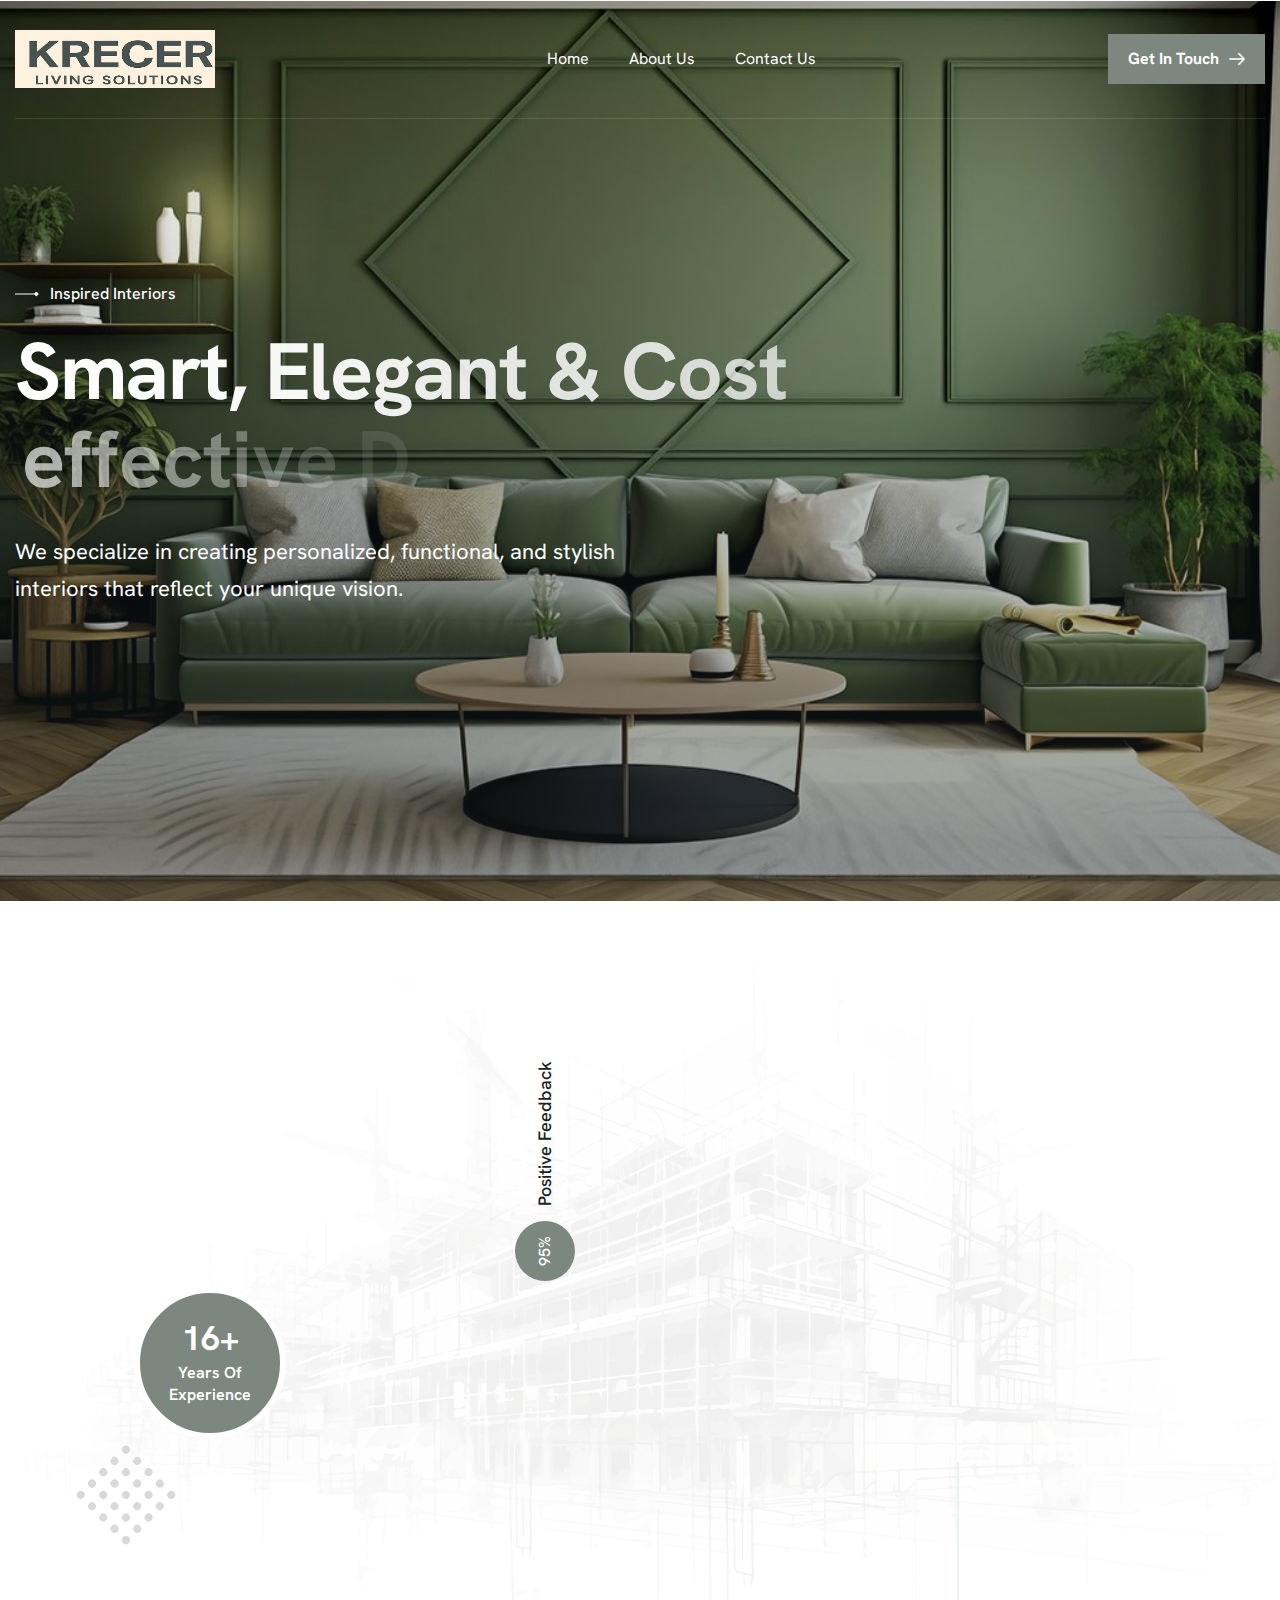
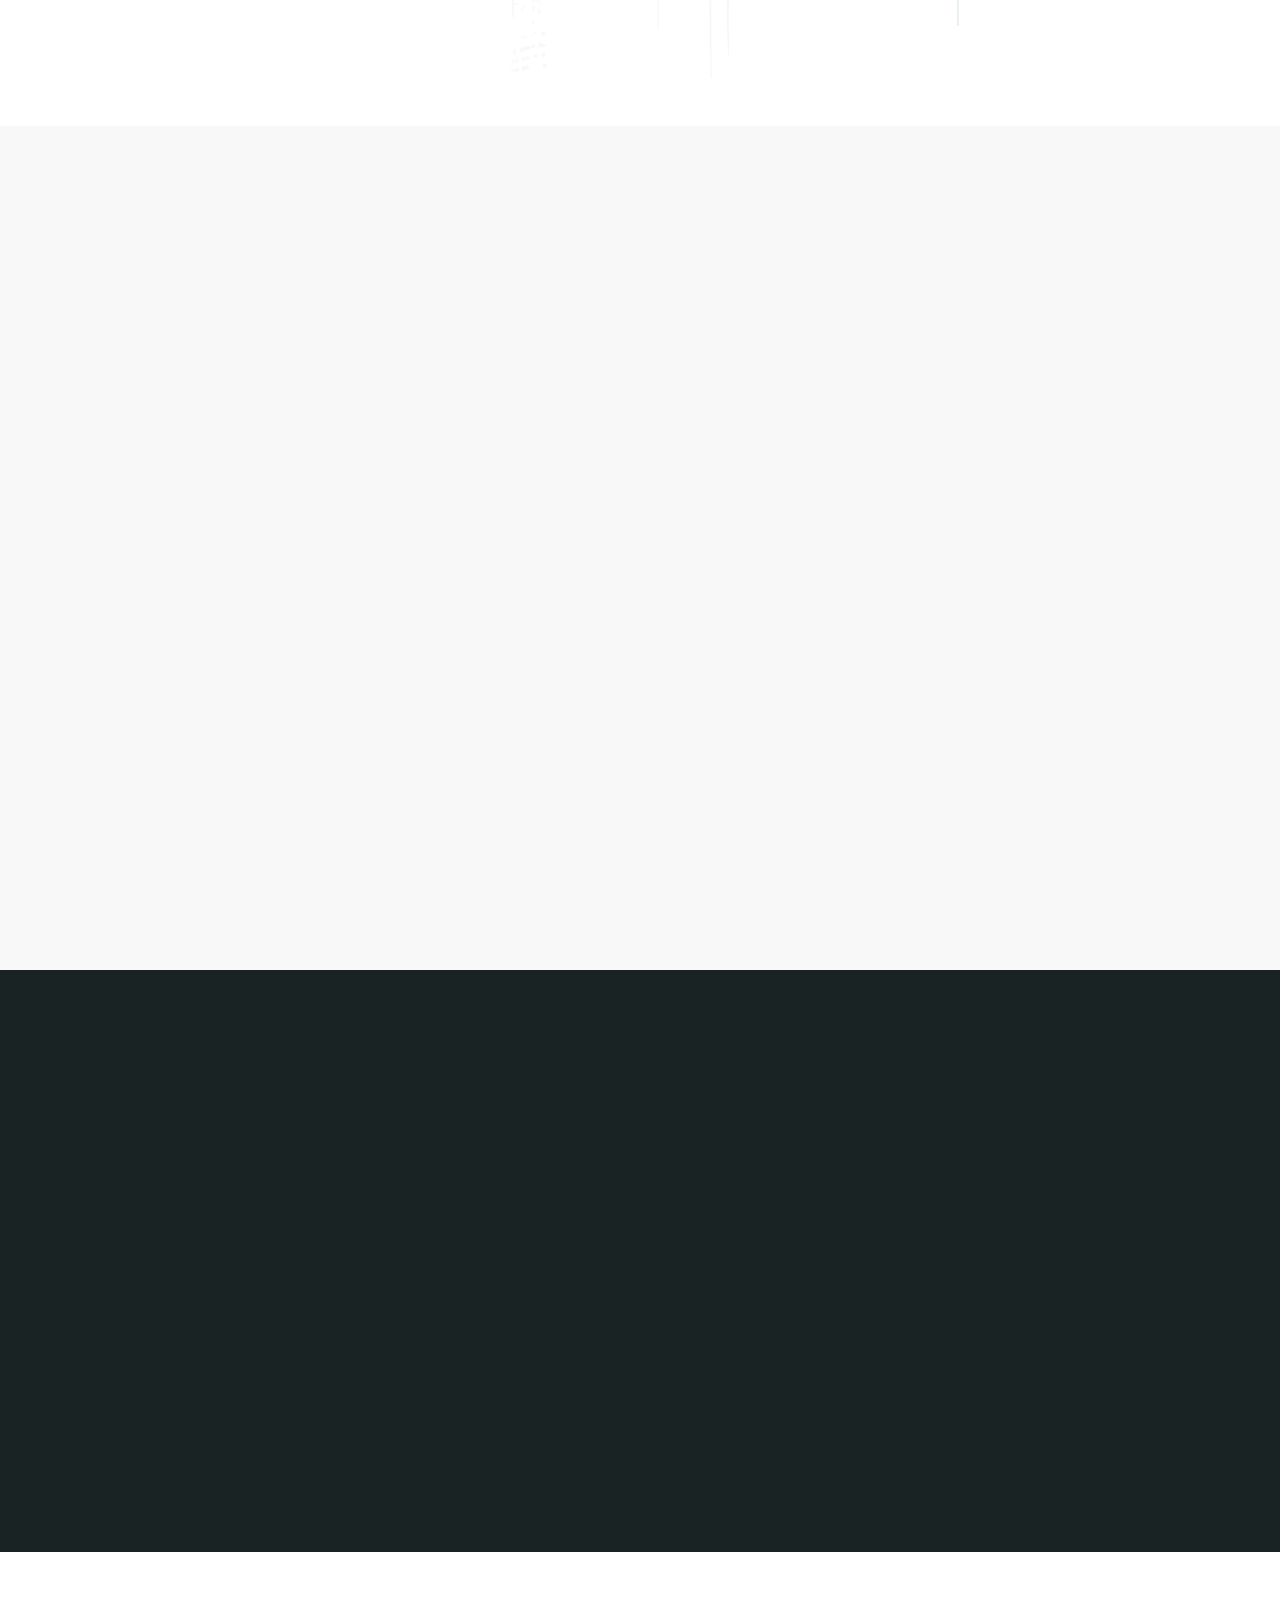
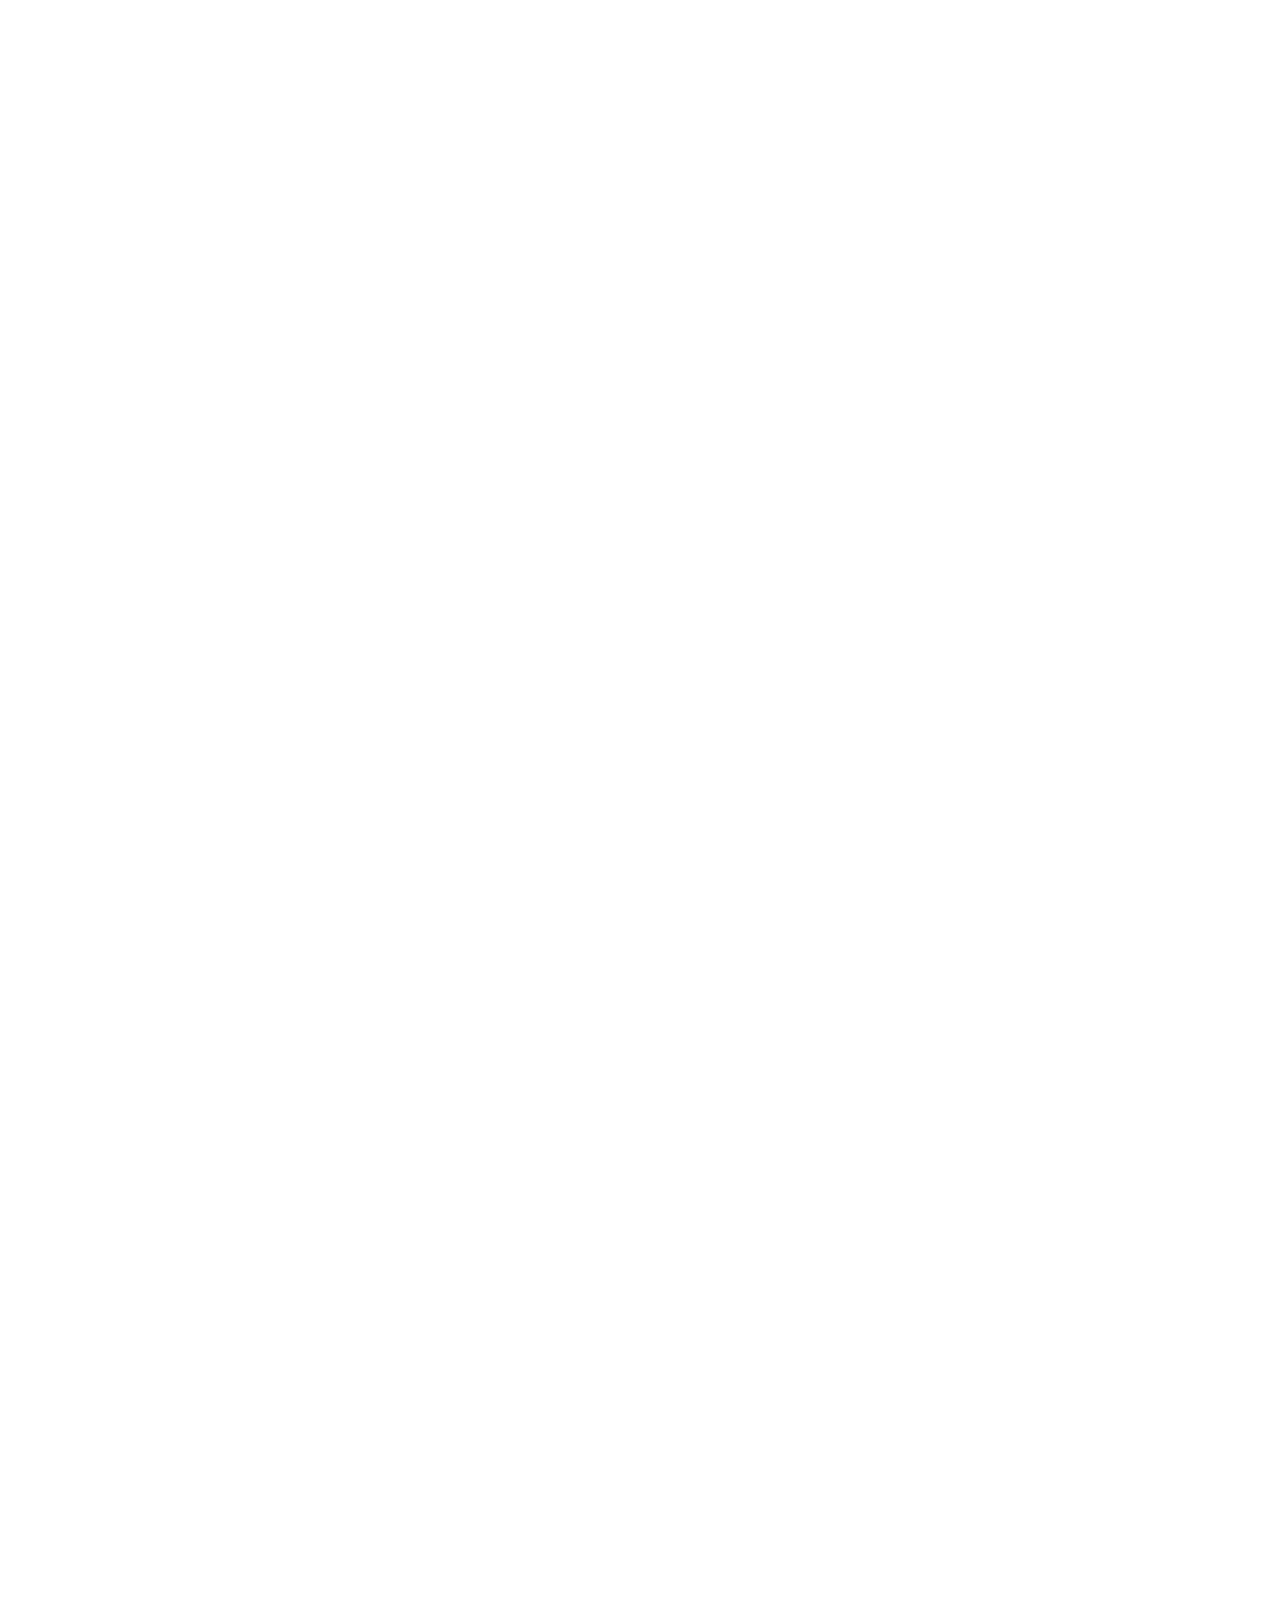
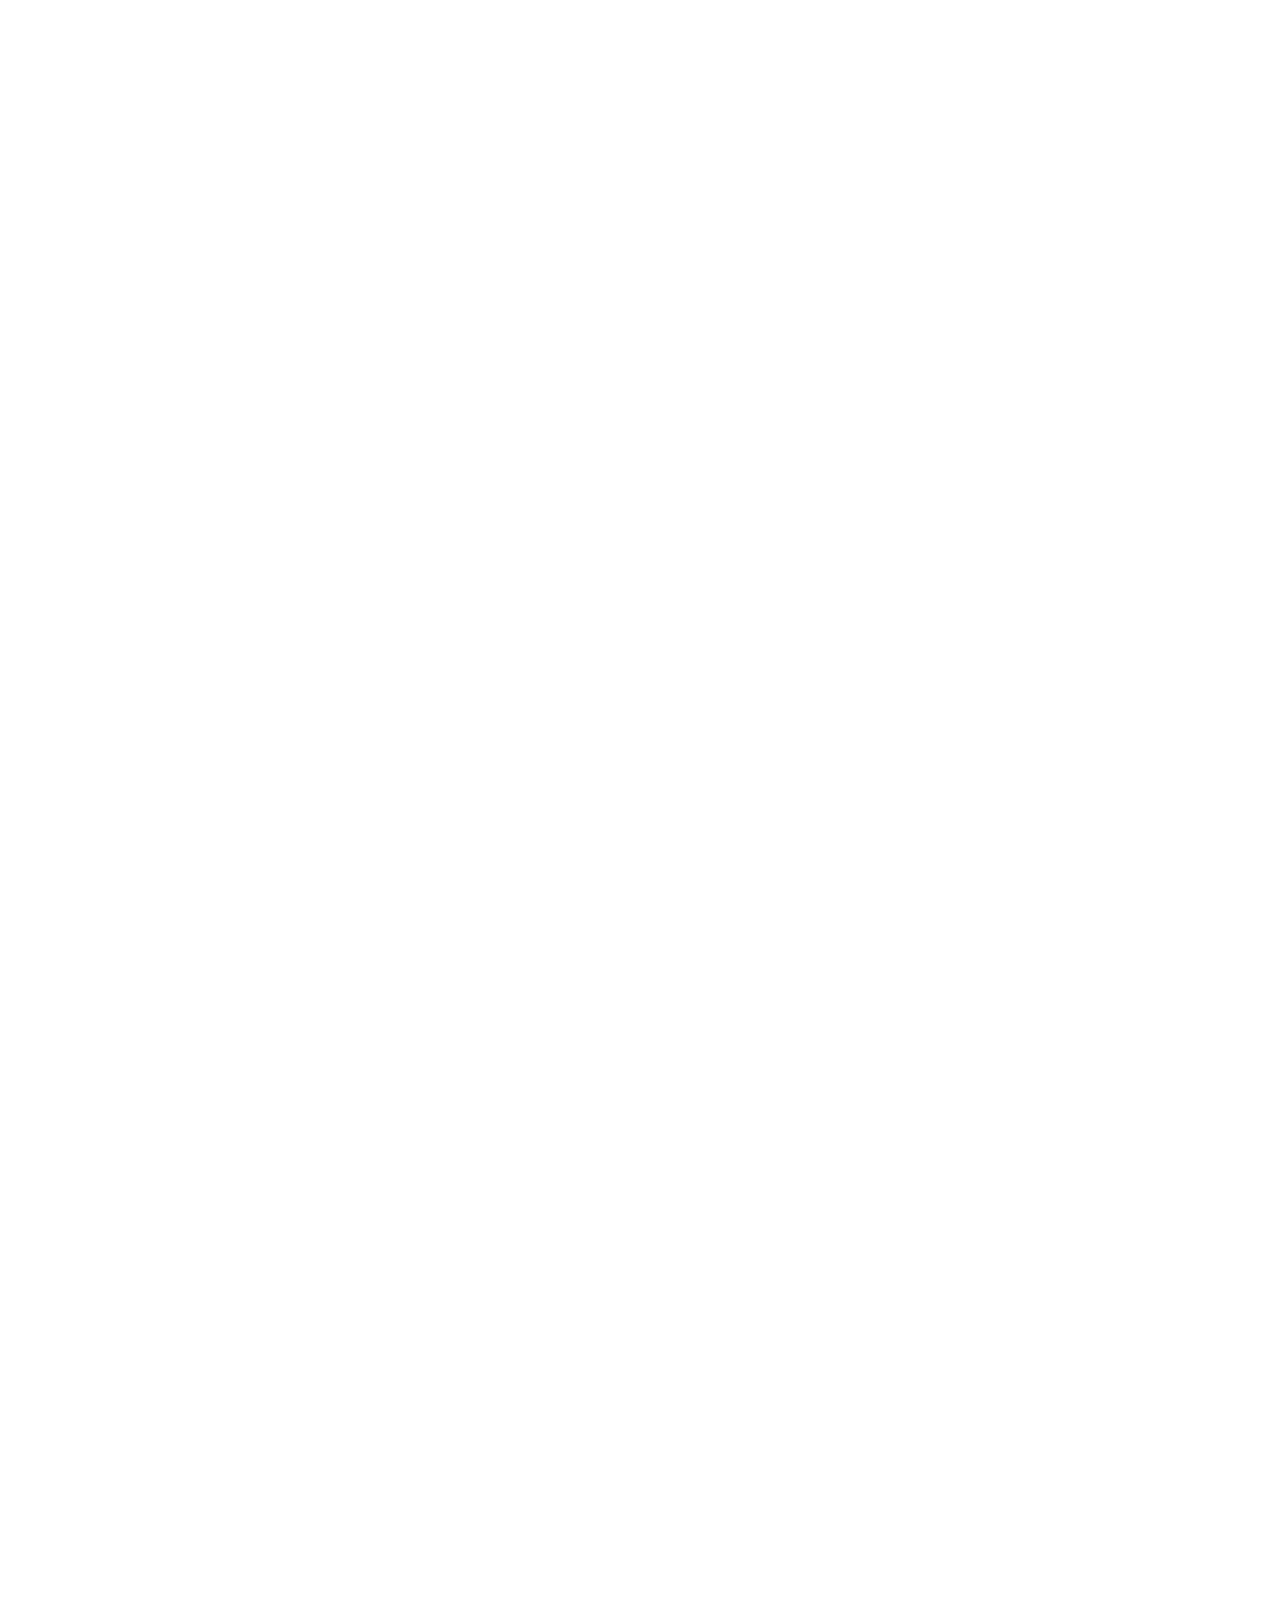
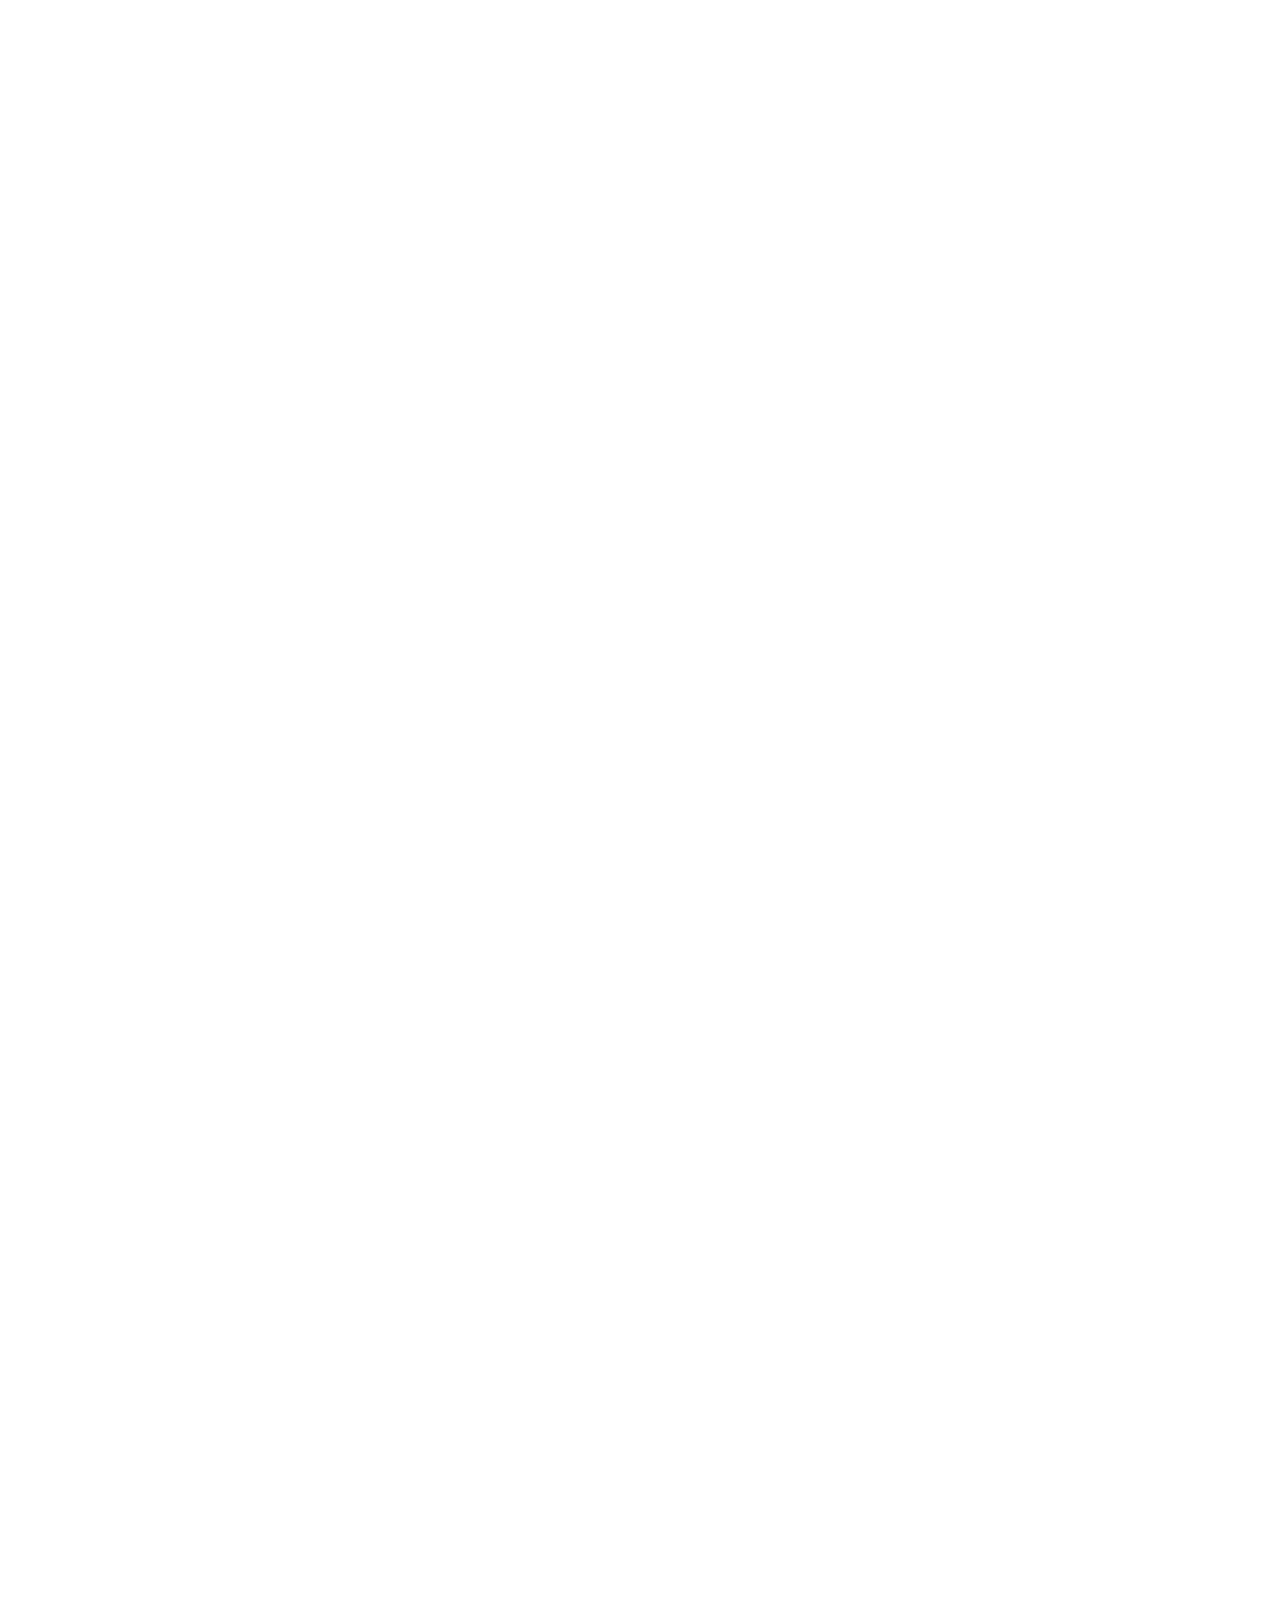
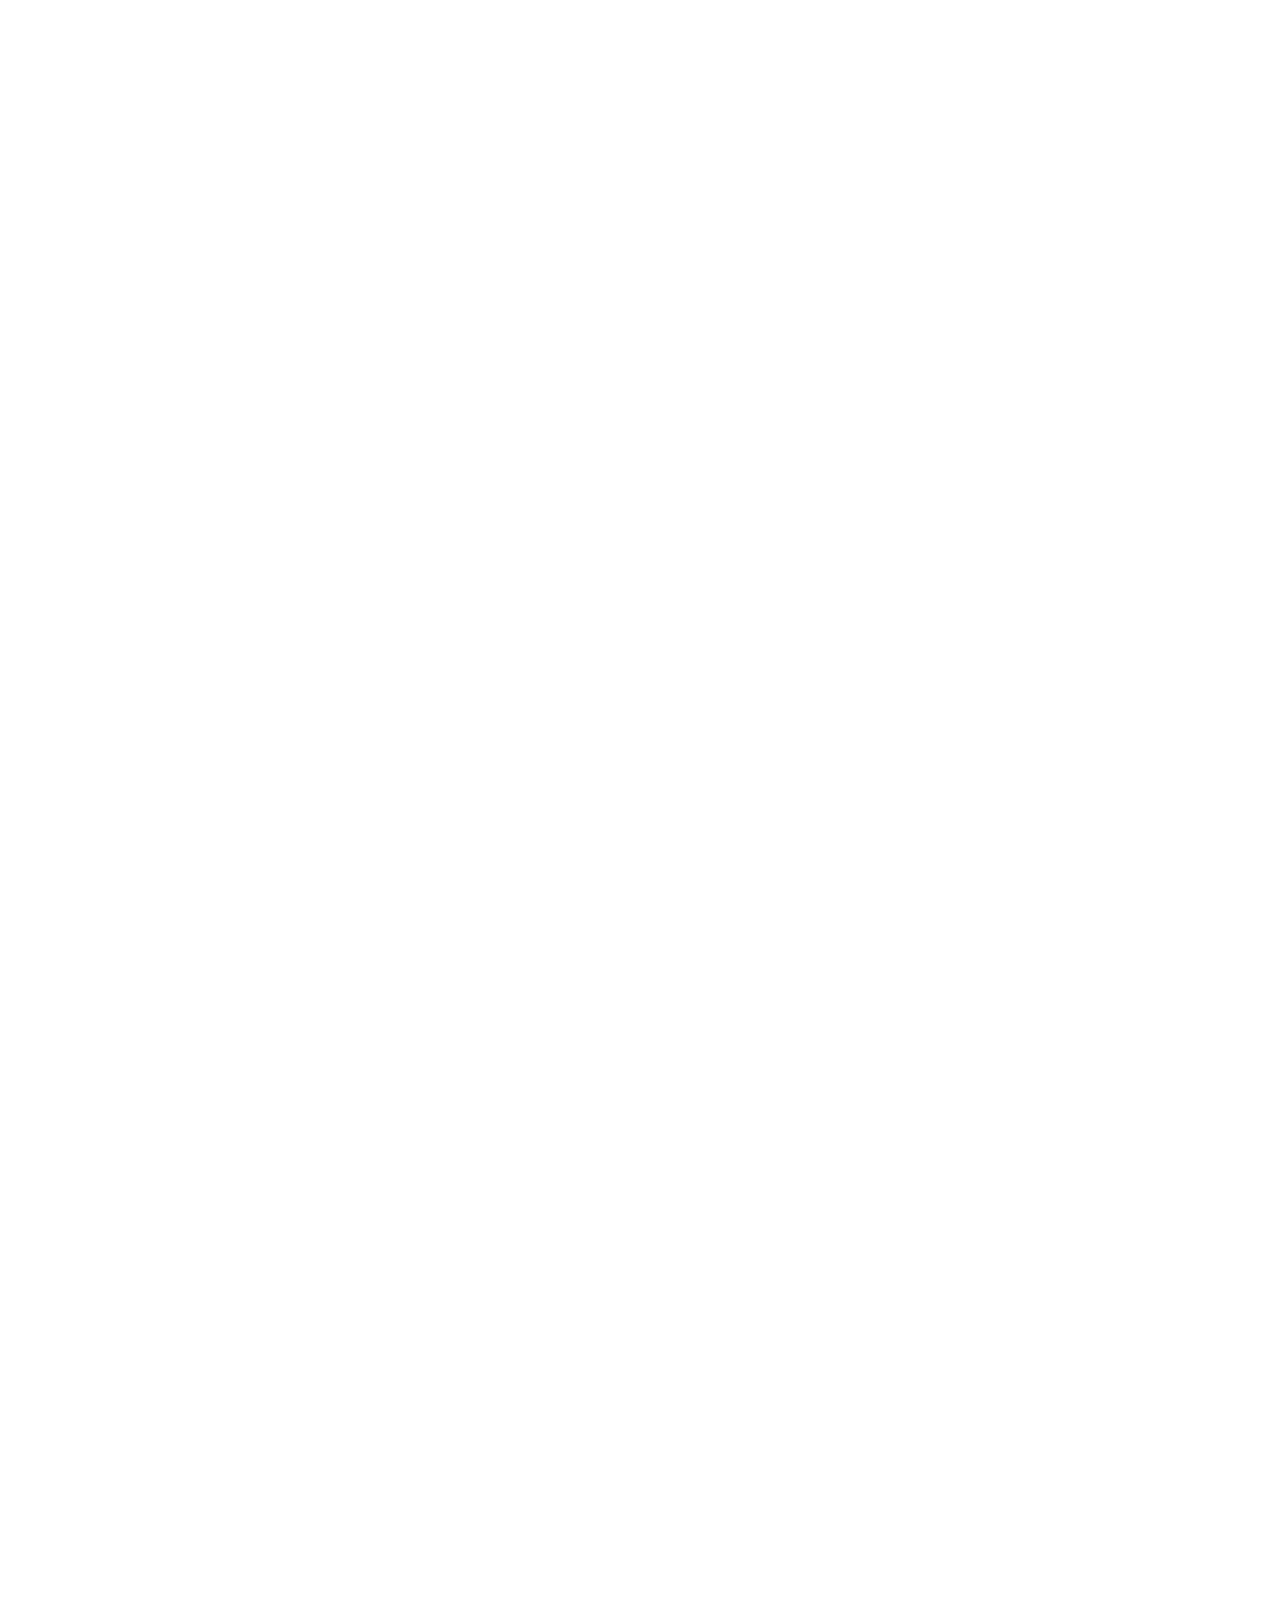
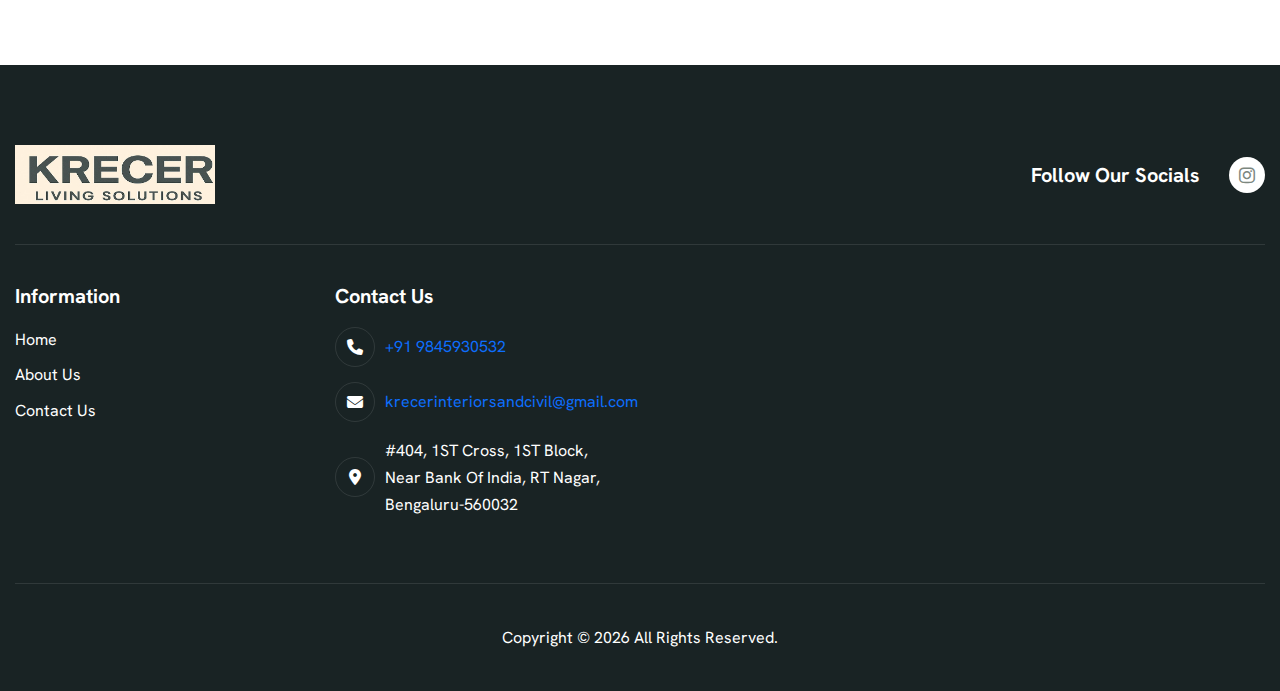
<file: index.html>
<!DOCTYPE html>
<html lang="zxx">

<head>
    <!-- Meta -->
    <meta charset="utf-8">
    <meta http-equiv="X-UA-Compatible" content="IE=edge">
    <meta name="viewport" content="width=device-width, initial-scale=1.0, maximum-scale=1">
    <meta name="description"
        content="KRECER - Leading interior design & construction services in Bengaluru, India. 16+ years experience in residential, commercial & corporate projects. Civil, electrical, plumbing & finishing works.">
    <meta name="keywords"
        content="interior design Bengaluru, construction services Bangalore, civil works India, carpentry services, gypsum POP works, painting contractors, plumbing electrical HVAC, CCTV installation, structural glazing, residential commercial office interiors, KRECER living solutions, interior fitout contractors">
    <meta name="author" content="Krecer living solutons">
    <!-- Page Title -->
    <title>HOME - KRECER Living Solutions</title>
    <!-- Favicon Icon -->
    <link rel="shortcut icon" type="image/x-icon" href="images/favicon.png">
    <!-- Google Fonts Css-->
    <link rel="preconnect" href="https://fonts.googleapis.com/">
    <link rel="preconnect" href="https://fonts.gstatic.com/" crossorigin>
    <link
        href="https://fonts.googleapis.com/css2?family=Hanken+Grotesk:ital,wght@0,100..900;1,100..900&amp;display=swap"
        rel="stylesheet">
    <!-- Bootstrap Css -->
    <link href="css/bootstrap.min.css" rel="stylesheet" media="screen">
    <!-- SlickNav Css -->
    <link href="css/slicknav.min.css" rel="stylesheet">
    <!-- Swiper Css -->
    <link rel="stylesheet" href="css/swiper-bundle.min.css">
    <!-- Font Awesome Icon Css-->
    <link href="css/all.min.css" rel="stylesheet" media="screen">
    <!-- Animated Css -->
    <link href="css/animate.css" rel="stylesheet">
    <!-- Magnific Popup Core Css File -->
    <link rel="stylesheet" href="css/magnific-popup.css">
    <!-- Mouse Cursor Css File -->
    <link rel="stylesheet" href="css/mousecursor.css">
    <!-- Main Custom Css -->
    <link href="css/custom.css" rel="stylesheet" media="screen">
    <script type="application/ld+json"">  
{
  " @context": "https://schema.org" , "@type" : "LocalBusiness" , "name" : "KRECER Living Solutions" , "url"
        : "https://krecerlivingsolutions.com/" , "address" : { "@type" : "PostalAddress" , "streetAddress"
        : "#404, 1ST Cross, 1ST Block, RT.Nagar" , "addressLocality" : ", Bengaluru" , "addressRegion" : "Karnataka" , "postalCode" : "560032"
        , "addressCountry" : "India" }, "telephone" : "+91-9845930532" , "openingHours" : [ "Mo-Sa 10:00-16:00"
        ], "image"
        : "https://krecerlivingsolutions.com/images/logo.png"
        } </script>
</head>

<body>

    <!-- Preloader Start -->
    <div class="preloader">
        <div class="loading-container">
            <div class="loading"></div>
            <div id="loading-icon"><img src="images/logo.png" alt=""></div>
        </div>
    </div>
    <!-- Preloader End -->

    <!-- Header Start -->
    <header class="main-header">
        <div class="header-sticky">
            <nav class="container">
                <div class="navbar navbar-expand-lg">
                    <!-- Logo Start -->
                    <a class="navbar-brand" href="index.html">
                        <img style="max-width: 200px;" src="images/logo.png" alt="Logo">
                    </a>
                    <!-- Logo End -->

                    <!-- Main Menu Start -->
                    <div class="collapse navbar-collapse main-menu">
                        <div class="nav-menu-wrapper">
                            <ul class="navbar-nav mr-auto" id="menu">
                                <li class="nav-item"><a class="nav-link" href="index.html">Home</a>

                                </li>
                                <li class="nav-item"><a class="nav-link" href="#about-us">About Us</a>

                                <li class="nav-item"><a class="nav-link" href="contact.html">Contact Us</a></li>
                            </ul>
                        </div>
                        <!-- Header Btn Start -->
                        <div class="header-btn d-inline-flex">
                            <a href="contact.html" class="btn-default">get in touch</a>
                        </div>
                        <!-- Header Btn End -->
                    </div>
                    <!-- Main Menu End -->
                    <div class="navbar-toggle"></div>
                </div>
            </nav>
            <div class="responsive-menu"></div>
        </div>
    </header>
    <!-- Header End -->

    <!-- Hero Section Start -->
    <div class="hero parallaxie">
        <div class="container">
            <div class="row align-items-center">
                <div class="col-lg-10">
                    <!-- Hero Content Start -->
                    <div class="hero-content">
                        <!-- Section Title Start -->
                        <div class="section-title">
                            <h3 class="wow fadeInUp">inspired interiors</h3>
                            <h1 class="text-anime-style-2" data-cursor="-opaque">Smart, Elegant & Cost effective Designs
                            </h1>
                            <p class="wow fadeInUp" data-wow-delay="0.2s">We specialize in creating personalized,
                                functional, and stylish interiors that reflect your unique vision.</p>
                        </div>
                        <!-- Section Title End -->

                        
                    </div>
                    <!-- Hero Content End -->
                </div>
            </div>
        </div>
    </div>
    <!-- Hero Section End -->

    <!-- About Us Section Start -->
    <div class="about-us">
        <div class="container">
            <div class="row align-items-center">
                <div class="col-lg-6">
                    <!-- About Us Images Start -->
                    <div class="about-us-images">
                        <!-- About Image 1 Start -->
                        <div class="about-img-1">
                            <figure class="image-anime reveal">
                                <img src="images/projects/section3.jpeg" alt="">
                            </figure>
                        </div>
                        <!-- About Image 1 End -->

                        <!-- About Image 2 Start -->
                        <div class="about-img-2">
                            <figure class="image-anime reveal">
                                <img src="images/projects/section2.jpeg" alt="">
                            </figure>

                            <!-- Feedback Counter Start -->
                            <div class="experience-counter">
                                <h3><span class="counter">16</span>+</h3>
                                <p>Years of experience</p>
                            </div>
                            <!-- Feedback Counter End -->
                        </div>
                        <!-- About Image 2 End -->

                        <!-- Feedback Counter Start -->
                        <div class="feedback-counter">
                            <p><span class="counter">95</span>%</p>
                            <h3>positive feedback</h3>
                        </div>
                        <!-- Feedback Counter End -->
                    </div>
                    <!-- About Us Images End -->
                </div>

                <div class="col-lg-6" id="about-us">
                    <!-- About Us Content Start -->
                    <div class="about-us-content">
                        <!-- Section Title Start -->
                        <div class="section-title">
                            <h3 class="wow fadeInUp">about us</h3>
                            <h2 class="text-anime-style-2" data-cursor="-opaque">Established in 2008, KRECER, now
                                operates across the whole of the South India.</span></h2>
                            <p class="wow fadeInUp" data-wow-delay="0.2s">Having worked with some of the prestigious
                                companies, KRECER has gained a real understanding of its clients' requirements and how
                                to deliver them on-time, to budget and without any complications.</p>
                            <p class="wow fadeInUp" data-wow-delay="0.2s">Specialising in various forms of projects,
                                KRECER considers itself to be one of the true market leaders in quality, cost
                                effectiveness & design which has been proven time and time again over its proud 16-year
                                history.</p>
                        </div>
                        <!-- Section Title End -->

                        <!-- About Us Content Body Start -->
                        <div class="about-us-content-body">
                            <!-- About Content Info Start -->
                            <div class="about-us-content-info">
                                <!-- About Us Content List Start -->
                                <div class="about-us-content-list wow fadeInUp" data-wow-delay="0.4s">
                                    <ul>
                                        <li>creative expertise</li>
                                        <li>client-centered approach</li>
                                    </ul>
                                </div>
                                <!-- About Us Content List End -->

                                <!-- About Us Content Button Start -->
                                <div class="about-us-content-btn wow fadeInUp" data-wow-delay="0.6s">
                                    <a href="contact.html" class="btn-default">Contact Us</a>
                                </div>
                                <!-- About Us Content Button End -->
                            </div>
                            <!-- About Content Info End -->

                            <!-- About Content List Start -->
                            <div class="about-us-contact-list">
                                <!-- About Contact Item Start -->
                                <div class="about-contact-item wow fadeInUp" data-wow-delay="0.4s">
                                    <div class="icon-box">
                                        <i class="fa-solid fa-phone"></i>
                                    </div>
                                    <div class="about-contact-content">
                                        <p>need any help?</p>
                                        <h3><a href="tel:+919845930532">+91 9845930532</a></h3>
                                    </div>
                                </div>
                                <!-- About Contact Item End -->


                            </div>
                            <!-- About Content Info End -->
                        </div>
                        <!-- About Us Content Body End -->
                    </div>
                    <!-- About Us Content End -->
                </div>
            </div>
        </div>
    </div>
    <!-- About Us Section End -->

    <!-- Why Choose Us Section Start -->
    <div class="why-choose-us">
        <div class="container">
            <div class="row align-items-center">
                <div class="col-lg-5">
                    <!-- Why Choose Content Start -->
                    <div class="why-choose-content">
                        <!-- Section Title Start -->
                        <div class="section-title">
                            <h3 class="wow fadeInUp">why choose us</h3>
                            <h2 class="text-anime-style-2" data-cursor="-opaque">A behind the scenes look at <span>our
                                    agency</span></h2>
                            <p class="wow fadeInUp" data-wow-delay="0.2s">From concept to completion, discover how we
                                bring your vision to life with innovation, collaboration, and expert craftsmanship.</p>
                        </div>
                        <!-- Section Title End -->

                        <!-- Why Choose Item List Start -->
                        <div class="why-choose-item-list">
                            <!-- Why Choose Item Start -->
                            <div class="why-choose-item wow fadeInUp" data-wow-delay="0.4s">

                                <!-- Why Choose Item Content Start -->
                                <div class="why-choose-item-content">
                                    <h3>tailored design solutions</h3>
                                    <p>We provide personalized interior design services that reflect your unique vision
                                        and lifestyle.</p>
                                </div>
                                <!-- Why Choose Item Content End -->
                            </div>
                            <!-- Why Choose Item End -->

                            <!-- Why Choose Item Start -->
                            <div class="why-choose-item wow fadeInUp" data-wow-delay="0.6s">


                                <!-- Why Choose Item Content Start -->
                                <div class="why-choose-item-content">
                                    <h3>Seamless Project Management</h3>
                                    <p>We handle the entire design process, from concept to completion, with flawless
                                        execution.</p>
                                </div>
                                <!-- Why Choose Item Content End -->
                            </div>
                            <!-- Why Choose Item End -->

                            <!-- Why Choose Item Start -->
                            <div class="why-choose-item wow fadeInUp" data-wow-delay="0.8s">


                                <!-- Why Choose Item Content Start -->
                                <div class="why-choose-item-content">
                                    <h3>Client-Centered Collaboration</h3>
                                    <p>Your input is valued throughout the entire process, ensuring your vision is fully
                                        realized.</p>
                                </div>
                                <!-- Why Choose Item Content End -->
                            </div>
                            <!-- Why Choose Item End -->
                        </div>
                        <!-- Why Choose Item List End -->
                    </div>
                    <!-- Why Choose Content End -->
                </div>

                <div class="col-lg-7">
                    <!-- Why Choose Images Images Start -->
                    <div class="why-choose-images">
                        <!-- Why Choose Box 1 Start -->
                        <div class="why-choose-img-box-1">
                            <!-- Why Choose img 1 Start -->
                            <div class="why-choose-img-1">
                                <figure class="image-anime reveal">
                                    <img src="images/projects/project (4).png" alt="">
                                </figure>
                            </div>
                            <!-- Why Choose img 1 End -->

                            <!-- Why Choose img 2 Start -->
                            <div class="why-choose-img-2">
                                <figure class="image-anime reveal">
                                    <img src="images/projects/project (15).png" alt="">
                                </figure>
                            </div>
                            <!-- Why Choose img 2 End -->
                        </div>
                        <!-- Why Choose Box 1 End -->

                        <!-- Why Choose Box 2 Start -->
                        <div class="why-choose-img-box-2">
                            <!-- Why Choose img 3 Start -->
                            <div class="why-choose-img-3">
                                <figure class="image-anime reveal">
                                    <img src="images/projects/project (9).png" alt="">
                                </figure>
                            </div>
                            <!-- Why Choose img 3 End -->

                            <!-- Why Choose img 4 Start -->
                            <div class="why-choose-img-4">
                                <figure class="image-anime reveal">
                                    <img src="images/projects/project (18).png" alt="">
                                </figure>
                            </div>
                            <!-- Why Choose img 4 End -->
                        </div>
                        <!-- Why Choose Box 2 End -->
                    </div>
                    <!-- Why Choose Images Images End -->
                </div>
            </div>
        </div>
    </div>
    <!-- Why Choose Us Section End -->

    <!-- Our Services -->
    <div class="how-we-work">
        <div class="container">
            <div class="row section-row align-items-center">
                <div class="col-lg-6">
                    <!-- Section Title Start -->
                    <div class="section-title dark-section">
                        <h3 class="wow fadeInUp">Our Services</h3>
                        <h2 class="text-anime-style-2" data-cursor="-opaque">Full-service design, from concept to
                            <span>completion</span>
                        </h2>
                    </div>
                    <!-- Section Title End -->
                </div>

                <div class="col-lg-6">
                    <!-- Section Title Content Start -->
                    <div class="section-title-content dark-section">
                        <p class="wow fadeInUp" data-wow-delay="0.2s">We provide end-to-end services — concept
                            development, detailed planning, project management and installation — delivering beautiful,
                            functional interiors on time and on budget.</p>
                    </div>
                    <!-- Section Title Content End -->
                </div>
            </div>


            <div class="col-lg-12">

                <div class="how-we-work-list">

                    <div class="how-we-work-item wow fadeInUp">

                        <div class="how-we-work-content">
                            <h3>Civil Works</h3>

                        </div>
                    </div>

                    <div class="how-we-work-item wow fadeInUp" data-wow-delay="0.2s">

                        <div class="how-we-work-content">
                            <h3> Carpentry Works</h3>

                        </div>
                    </div>

                    <div class="how-we-work-item wow fadeInUp" data-wow-delay="0.4s">

                        <div class="how-we-work-content">
                            <h3> Gypsum & POP works</h3>

                        </div>
                    </div>

                    <div class="how-we-work-item wow fadeInUp" data-wow-delay="0.6s">

                        <div class="how-we-work-content">
                            <h3> Painting Works</h3>

                        </div>
                    </div>
                    <div class="how-we-work-item wow fadeInUp" data-wow-delay="0.6s">

                        <div class="how-we-work-content">
                            <h3> Plumbing Works</h3>

                        </div>
                    </div>

                    <div class="how-we-work-item wow fadeInUp" data-wow-delay="0.6s">

                        <div class="how-we-work-content">
                            <h3> Electrical Works</h3>

                        </div>
                    </div>

                    <div class="how-we-work-item wow fadeInUp" data-wow-delay="0.6s">

                        <div class="how-we-work-content">
                            <h3> HVAC Works</h3>

                        </div>
                    </div>

                    <div class="how-we-work-item wow fadeInUp" data-wow-delay="0.6s">

                        <div class="how-we-work-content">
                            <h3> AC Works</h3>

                        </div>
                    </div>

                    <div class="how-we-work-item wow fadeInUp" data-wow-delay="0.6s">

                        <div class="how-we-work-content">
                            <h3> CCTV & Camera Works</h3>

                        </div>
                    </div>

                    <div class="how-we-work-item wow fadeInUp" data-wow-delay="0.6s">

                        <div class="how-we-work-content">
                            <h3> Structural Glazing Works</h3>

                        </div>
                    </div>

                </div>


            </div>


        </div>
    </div>
    <!-- Our Services  End -->

    <!-- Our Project Start -->
    <div class="our-project">
        <div class="container">
            <div class="row section-row align-items-center">
                <div class="col-lg-5">
                    <!-- Section Title Start -->
                    <div class="section-title">
                        <h3 class="wow fadeInUp">latest project</h3>
                        <h2 style="padding-bottom: 30px;" class="text-anime-style-2" data-cursor="-opaque">Innovative
                            design services for <span>every need</span></h2>
                        <!-- Section Title End -->
                    </div>


                </div>

                <div class="row">
                    <div class="col-lg-12">
                        <!-- Our Project Nav start -->
                        <div class="our-Project-nav wow fadeInUp" data-wow-delay="0.4s">
                            <ul>
                                <li><a href="#" class="active-btn" data-filter="*">all</a></li>
                                <li><a href="#" data-filter=".corporate">Corporate</a></li>
                                <li><a href="#" data-filter=".commercial">Commercial</a></li>
                                <li><a href="#" data-filter=".residential">Residential</a></li>
                                

                            </ul>
                        </div>
                        <!-- Our Project Nav End -->
                    </div>

                    <div class="col-lg-12">


                        <!-- Project Item Boxes start -->
                        <div class="row project-item-boxes align-items-center">
                            <!-- Project Item Start -->
                            <div class="col-md-6 project-item-box residential">
                                <div class="project-item wow fadeInUp">
                                    <div class="project-image">
                                        <div class="project-featured-image">
                                            <figure class="image-anime">
                                                <img src="images/projects/project (1).png" alt="">
                                            </figure>
                                        </div>
                                    </div>
                                    <div class="project-content">
                                        <h3>residential spaces</h3>
                                        <h2><a href="javascript:void(0);">Kingfisher Tower  APARTMENT</a></h2>
                                    </div>
                                </div>
                                <!-- Project Item End -->
                            </div>

                            <div class="col-md-6 project-item-box residential">
                                <div class="project-item wow fadeInUp">
                                    <div class="project-image">
                                        <div class="project-featured-image">
                                            <figure class="image-anime">
                                                <img src="images/projects/project (7).jpeg" alt="">
                                            </figure>
                                        </div>
                                    </div>
                                    <div class="project-content">
                                        <h3>residential spaces</h3>
                                        <h2><a href="javascript:void(0);">Kingfisher Tower  APARTMENT</a></h2>
                                    </div>
                                </div>
                            </div>

                            <div class="col-md-6 project-item-box residential">
                                <div class="project-item wow fadeInUp">
                                    <div class="project-image">
                                        <div class="project-featured-image">
                                            <figure class="image-anime">
                                                <img src="images/projects/project (4).jpeg" alt="">
                                            </figure>
                                        </div>
                                    </div>
                                    <div class="project-content">
                                        <h3>residential spaces</h3>
                                        <h2><a href="javascript:void(0);">Kingfisher Tower  APARTMENT</a></h2>
                                    </div>
                                </div>
                            </div>

                            <div class="col-md-6 project-item-box residential">
                                <div class="project-item wow fadeInUp">
                                    <div class="project-image">
                                        <div class="project-featured-image">
                                            <figure class="image-anime">
                                                <img src="images/projects/project (5).jpeg" alt="">
                                            </figure>
                                        </div>
                                    </div>
                                    <div class="project-content">
                                        <h3>residential spaces</h3>
                                        <h2><a href="javascript:void(0);">Kingfisher Tower  APARTMENT</a></h2>
                                    </div>
                                </div>
                            </div>

                            <div class="col-md-6 project-item-box residential">
                                <div class="project-item wow fadeInUp">
                                    <div class="project-image">
                                        <div class="project-featured-image">
                                            <figure class="image-anime">
                                                <img src="images/projects/Picture23.png" alt="">
                                            </figure>
                                        </div>
                                    </div>
                                    <div class="project-content">
                                        <h3>residential spaces</h3>
                                        <h2><a href="javascript:void(0);">Kingfisher Tower  APARTMENT</a></h2>
                                    </div>
                                </div>
                                <!-- Project Item End -->
                            </div>


                            <div class="col-md-6 project-item-box corporate">
                                <div class="project-item wow fadeInUp">
                                    <div class="project-image">
                                        <div class="project-featured-image">
                                            <figure class="image-anime">
                                                <img src="images/projects/project (8).png" alt="">
                                            </figure>
                                        </div>
                                    </div>
                                    <div class="project-content">
                                        <h3>Corporate Office</h3>
                                        <h2><a href="javascript:void(0);"> Brigade Senate</a></h2>
                                    </div>
                                </div>
                                <!-- Project Item End -->
                            </div>

                            <div class="col-md-6 project-item-box corporate">
                                <div class="project-item wow fadeInUp">
                                    <div class="project-image">
                                        <div class="project-featured-image">
                                            <figure class="image-anime">
                                                <img src="images/projects/project (9).png" alt="">
                                            </figure>
                                        </div>
                                    </div>
                                    <div class="project-content">
                                        <h3>Corporate Office</h3>
                                        <h2><a href="javascript:void(0);"> Brigade Senate</a></h2>
                                    </div>
                                </div>
                                <!-- Project Item End -->
                            </div>

                             <div class="col-md-6 project-item-box corporate">
                                <div class="project-item wow fadeInUp">
                                    <div class="project-image">
                                        <div class="project-featured-image">
                                            <figure class="image-anime">
                                                <img src="images/projects/project (10).png" alt="">
                                            </figure>
                                        </div>
                                    </div>
                                    <div class="project-content">
                                        <h3> Corporate Office</h3>
                                        <h2><a href="javascript:void(0);"> Brigade Senate</a></h2>
                                    </div>
                                </div>
                                <!-- Project Item End -->
                            </div>

                            <div class="col-md-6 project-item-box corporate">
                                <div class="project-item wow fadeInUp">
                                    <div class="project-image">
                                        <div class="project-featured-image">
                                            <figure class="image-anime">
                                                <img src="images/projects/project (22).jpeg" alt="">
                                            </figure>
                                        </div>
                                    </div>
                                    <div class="project-content">
                                        <h3>Library</h3>
                                        <h2><a href="javascript:void(0);">DPS Bangalore North</a></h2>
                                    </div>
                                </div>
                                <!-- Project Item End -->
                            </div>

                            <div class="col-md-6 project-item-box corporate">
                                <div class="project-item wow fadeInUp">
                                    <div class="project-image">
                                        <div class="project-featured-image">
                                            <figure class="image-anime">
                                                <img src="images/projects/project (21).jpeg" alt="">
                                            </figure>
                                        </div>
                                    </div>
                                    <div class="project-content">
                                        <h3>Library</h3>
                                        <h2><a href="javascript:void(0);">DPS Bangalore North</a></h2>
                                    </div>
                                </div>
                                <!-- Project Item End -->
                            </div>
                            
                            <div class="col-md-6 project-item-box corporate">
                                <div class="project-item wow fadeInUp">
                                    <div class="project-image">
                                        <div class="project-featured-image">
                                            <figure class="image-anime">
                                                <img src="images/projects/Picture27.png" alt="">
                                            </figure>
                                        </div>
                                    </div>
                                    <div class="project-content">
                                        <h3>Office</h3>
                                        <h2><a href="javascript:void(0);">Office Of Education Minster</a></h2>
                                    </div>
                                </div>
                                <!-- Project Item End -->
                            </div>

                            <div class="col-md-6 project-item-box corporate">
                                <div class="project-item wow fadeInUp">
                                    <div class="project-image">
                                        <div class="project-featured-image">
                                            <figure class="image-anime">
                                                <img src="images/projects/Picture28.png" alt="">
                                            </figure>
                                        </div>
                                    </div>
                                    <div class="project-content">
                                        <h3>Office</h3>
                                        <h2><a href="javascript:void(0);">Office Of Education Minster</a></h2>
                                    </div>
                                </div>
                                <!-- Project Item End -->
                            </div>

                           

                            <div class="col-md-6 project-item-box commercial">
                                <div class="project-item wow fadeInUp">
                                    <div class="project-image">
                                        <div class="project-featured-image">
                                            <figure class="image-anime">
                                                <img src="images/projects/Picture21.png" alt="">
                                            </figure>
                                        </div>
                                    </div>
                                    <div class="project-content">
                                        <h3>Showroom</h3>
                                        <h2><a href="javascript:void(0);">Ather Showroom</a></h2>
                                    </div>
                                </div>
                                <!-- Project Item End -->
                            </div>


                            <div class="col-md-6 project-item-box commercial">
                                <div class="project-item wow fadeInUp">
                                    <div class="project-image">
                                        <div class="project-featured-image">
                                            <figure class="image-anime">
                                                <img src="images/projects/project (7).png" alt="">
                                            </figure>
                                        </div>
                                    </div>
                                    <div class="project-content">
                                        <h3>Showroom</h3>
                                        <h2><a href="javascript:void(0);">Ather Showroom</a></h2>
                                    </div>
                                </div>
                                <!-- Project Item End -->
                            </div>

                            <div class="col-md-6 project-item-box commercial">
                                <div class="project-item wow fadeInUp">
                                    <div class="project-image">
                                        <div class="project-featured-image">
                                            <figure class="image-anime">
                                                <img src="images/projects/project (4).png" alt="">
                                            </figure>
                                        </div>
                                    </div>
                                    <div class="project-content">
                                        <h3>Showroom</h3>
                                        <h2><a href="javascript:void(0);">Honda Showroom</a></h2>
                                    </div>
                                </div>
                                <!-- Project Item End -->
                            </div>

                            <div class="col-md-6 project-item-box commercial">
                                <div class="project-item wow fadeInUp">
                                    <div class="project-image">
                                        <div class="project-featured-image">
                                            <figure class="image-anime">
                                                <img src="images/projects/project (5).png" alt="">
                                            </figure>
                                        </div>
                                    </div>
                                    <div class="project-content">
                                        <h3>Showroom</h3>
                                        <h2><a href="javascript:void(0);">Honda Showroom</a></h2>
                                    </div>
                                </div>
                                <!-- Project Item End -->
                            </div>

                             <div class="col-md-6 project-item-box commercial">
                                <div class="project-item wow fadeInUp">
                                    <div class="project-image">
                                        <div class="project-featured-image">
                                            <figure class="image-anime">
                                                <img src="images/projects/project (5).jpg" alt="">
                                            </figure>
                                        </div>
                                    </div>
                                    <div class="project-content">
                                        <h3>Showroom</h3>
                                        <h2><a href="javascript:void(0);">Honda Showroom</a></h2>
                                    </div>
                                </div>
                                <!-- Project Item End -->
                            </div>

                            <div class="col-md-6 project-item-box commercial">
                                <div class="project-item wow fadeInUp">
                                    <div class="project-image">
                                        <div class="project-featured-image">
                                            <figure class="image-anime">
                                                <img src="images/projects/project (13).png" alt="">
                                            </figure>
                                        </div>
                                    </div>
                                    <div class="project-content">
                                        <h3>Cafe</h3>
                                        <h2><a href="javascript:void(0);">Alfa Cafe OOty</a></h2>
                                    </div>
                                </div>
                                <!-- Project Item End -->
                            </div>


                            <div class="col-md-6 project-item-box commercial">
                                <div class="project-item wow fadeInUp">
                                    <div class="project-image">
                                        <div class="project-featured-image">
                                            <figure class="image-anime">
                                                <img src="images/projects/project (14).png" alt="">
                                            </figure>
                                        </div>
                                    </div>
                                    <div class="project-content">
                                        <h3>Cafe</h3>
                                        <h2><a href="javascript:void(0);">Alfa Cafe OOty</a></h2>
                                    </div>
                                </div>
                                <!-- Project Item End -->
                            </div>

                            <div class="col-md-6 project-item-box commercial">
                                <div class="project-item wow fadeInUp">
                                    <div class="project-image">
                                        <div class="project-featured-image">
                                            <figure class="image-anime">
                                                <img src="images/projects/project (15).png" alt="">
                                            </figure>
                                        </div>
                                    </div>
                                    <div class="project-content">
                                        <h3>Cafe</h3>
                                        <h2><a href="javascript:void(0);">Alfa Cafe OOty</a></h2>
                                    </div>
                                </div>
                                <!-- Project Item End -->
                            </div>

                            <div class="col-md-6 project-item-box commercial">
                                <div class="project-item wow fadeInUp">
                                    <div class="project-image">
                                        <div class="project-featured-image">
                                            <figure class="image-anime">
                                                <img src="images/projects/project (16).png" alt="">
                                            </figure>
                                        </div>
                                    </div>
                                    <div class="project-content">
                                        <h3>Cafe</h3>
                                        <h2><a href="javascript:void(0);">Alfa Cafe OOty</a></h2>
                                    </div>
                                </div>
                                <!-- Project Item End -->
                            </div>


                            <div class="col-md-6 project-item-box commercial">
                                <div class="project-item wow fadeInUp">
                                    <div class="project-image">
                                        <div class="project-featured-image">
                                            <figure class="image-anime">
                                                <img src="images/projects/project (20).png" alt="">
                                            </figure>
                                        </div>
                                    </div>
                                    <div class="project-content">
                                        <h3>SALON</h3>
                                        <h2><a href="javascript:void(0);">ELEGANCE SALON, COIMBATORE</a></h2>
                                    </div>
                                </div>
                                <!-- Project Item End -->
                            </div>


                            <div class="col-md-6 project-item-box commercial">
                                <div class="project-item wow fadeInUp">
                                    <div class="project-image">
                                        <div class="project-featured-image">
                                            <figure class="image-anime">
                                                <img src="images/projects/project (21).png" alt="">
                                            </figure>
                                        </div>
                                    </div>
                                    <div class="project-content">
                                        <h3>SALON</h3>
                                        <h2><a href="javascript:void(0);">FUSION SALON, BANGALORE</a></h2>
                                    </div>
                                </div>
                                <!-- Project Item End -->
                            </div>

                            <div class="col-md-6 project-item-box commercial">
                                <div class="project-item wow fadeInUp">
                                    <div class="project-image">
                                        <div class="project-featured-image">
                                            <figure class="image-anime">
                                                <img src="images/projects/Project130.png" alt="">
                                            </figure>
                                        </div>
                                    </div>
                                    <div class="project-content">
                                        <h3>SALON</h3>
                                        <h2><a href="javascript:void(0);">LOREAL SALON, BELGAUM</a></h2>
                                    </div>
                                </div>
                                <!-- Project Item End -->
                            </div>







                            
                        </div>


                        <!-- Project Item End -->
                    </div>
                </div>
            </div>
            <!-- Project Item Boxes End -->

            <!-- Project Item Boxes start -->





        </div>
    </div>
    </div>
    </div>
    <!-- Our Project End -->




    <!-- Footer Start -->
    <footer class="main-footer">
        <div class="container">
            <div class="row">
                <div class="col-lg-12">
                    <!-- Footer Header Start -->
                    <div class="footer-header">
                        <div class="row align-items-center">
                            <div class="col-md-6">
                                <!-- Footer Logo Start -->
                                <div class="footer-logo">
                                    <img style="max-width: 200px;" src="images/logo.png" alt="">
                                </div>
                                <!-- Footer Logo End -->
                            </div>

                            <div class="col-md-6">
                                <!-- Footer Social Link Start -->
                                <div class="footer-social-links">
                                    <div class="footer-social-link-title">
                                        <h3>follow our socials</h3>
                                    </div>
                                    <ul>

                                        <li><a href="https://www.instagram.com/krecer_living_solutions_?igsh=aGl5cjM1dmR3NXQ3"><i class="fa-brands fa-instagram"></i></a></li>
                                    </ul>
                                </div>
                                <!-- Footer Social Link End -->
                            </div>
                        </div>
                    </div>
                    <!-- Footer Header End -->
                </div>

                <div class="col-lg-3 col-md-6">
                    <!-- Footer Links Start -->
                    <div class="footer-links">
                        <h3>information</h3>
                        <ul>
                            <li><a href="index.html">Home</a></li>
                            <li><a href="#about-us">About Us</a></li>
                            <li><a href="contact.html">Contact Us</a></li>

                        </ul>
                    </div>
                    <!-- Footer Links End -->
                </div>


                <div class="col-lg-3 col-md-6">
                    <!-- Footer Contact Box Start -->
                    <div class="footer-contact-box footer-links">
                        <h3>contact us</h3>
                        <!-- Footer Contact Item Start -->
                        <div class="footer-contact-item">
                            <div class="icon-box">
                                <i class="fa-solid fa-phone"></i>
                            </div>
                            <div class="footer-contact-content">
                                <p><a href="tel:+919845930532">+91 9845930532</a></p>
                            </div>
                        </div>
                        <!-- Footer Contact Item End -->

                        <!-- Footer Contact Item Start -->
                        <div class="footer-contact-item">
                            <div class="icon-box">
                                <i class="fa-solid fa-envelope"></i>
                            </div>
                            <div class="footer-contact-content">
                                <p><a href="mailto:krecerinteriorsandcivil@gmail.com">krecerinteriorsandcivil@gmail.com</a></p>
                            </div>
                        </div>
                        <!-- Footer Contact Item End -->

                        <!-- Footer Contact Item Start -->
                        <div class="footer-contact-item">
                            <div class="icon-box">
                                <i class="fa-solid fa-location-dot"></i>
                            </div>
                            <div class="footer-contact-content">
                                <p>#404, 1ST Cross, 1ST Block, Near Bank Of India, RT Nagar, Bengaluru-560032</p>
                            </div>
                        </div>
                        <!-- Footer Contact Item End -->
                    </div>
                    <!-- Footer Contact Box End -->
                </div>


            </div>

            <!-- Footer Copyright Section Start -->
            <div class="footer-copyright">
                <div class="row">
                    <div class="col-md-12">
                        <!-- Footer Copyright Start -->
                        <div class="footer-copyright-text">
                            <p>Copyright © <script>document.write(new Date().getFullYear());</script> All Rights
    Reserved.</p>
    </div>
    <!-- Footer Copyright End -->
    </div>
    </div>
    </div>
    <!-- Footer Copyright Section End -->
    </div>
    </footer>
    <!-- Footer End -->

    <!-- Jquery Library File -->
    <script src="js/jquery-3.7.1.min.js"></script>
    <!-- Bootstrap js file -->
    <script src="js/bootstrap.min.js"></script>
    <!-- Validator js file -->
    <script src="js/validator.min.js"></script>
    <!-- SlickNav js file -->
    <script src="js/jquery.slicknav.js"></script>
    <!-- Swiper js file -->
    <script src="js/swiper-bundle.min.js"></script>
    <!-- Counter js file -->
    <script src="js/jquery.waypoints.min.js"></script>
    <script src="js/jquery.counterup.min.js"></script>
    <!-- Isotop js file -->
    <script src="js/isotope.min.js"></script>
    <!-- Magnific js file -->
    <script src="js/jquery.magnific-popup.min.js"></script>
    <!-- SmoothScroll -->
    <script src="js/SmoothScroll.js"></script>
    <!-- Parallax js -->
    <script src="js/parallaxie.js"></script>
    <!-- MagicCursor js file -->
    <script src="js/gsap.min.js"></script>
    <script src="js/magiccursor.js"></script>
    <!-- Text Effect js file -->
    <script src="js/SplitText.js"></script>
    <script src="js/ScrollTrigger.min.js"></script>
    <!-- YTPlayer js File -->
    <script src="js/jquery.mb.YTPlayer.min.js"></script>
    <!-- Wow js file -->
    <script src="js/wow.min.js"></script>
    <!-- Main Custom js file -->
    <script src="js/function.js"></script>
    </body>

</html>
</file>
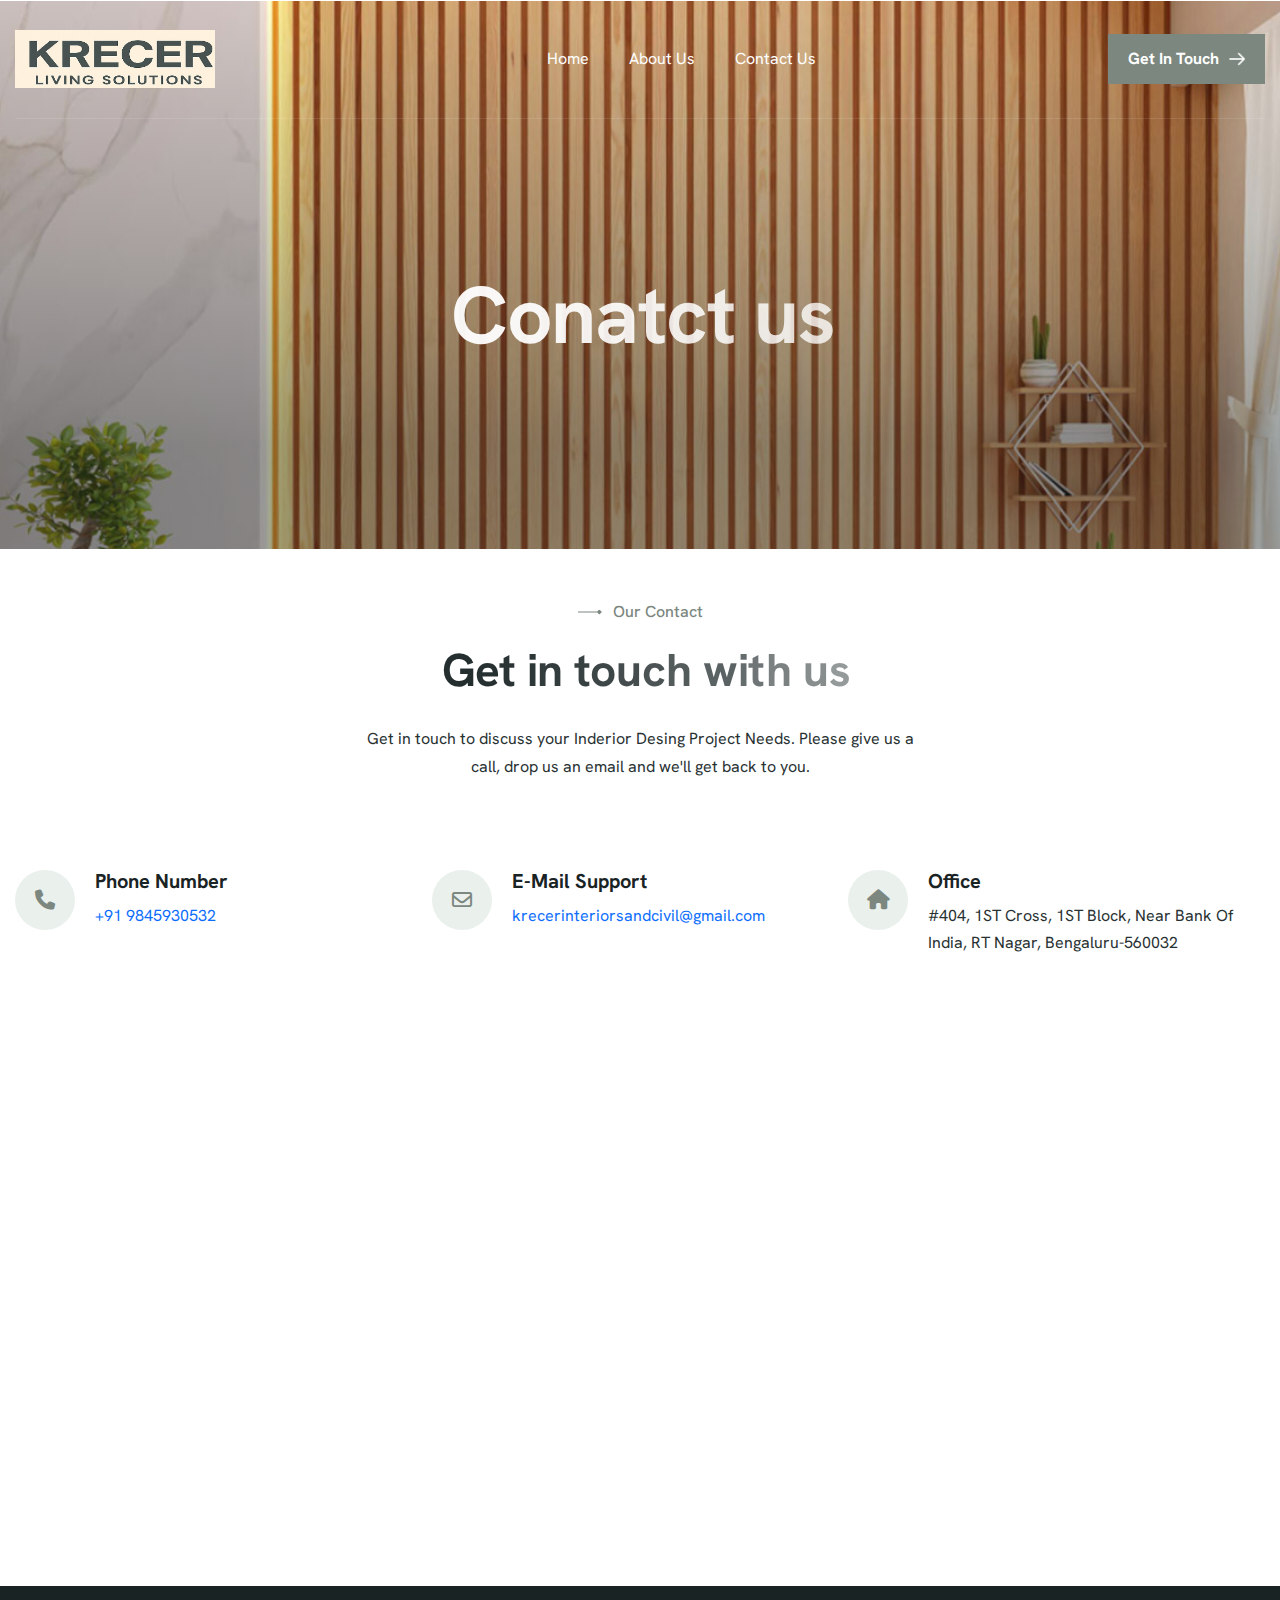
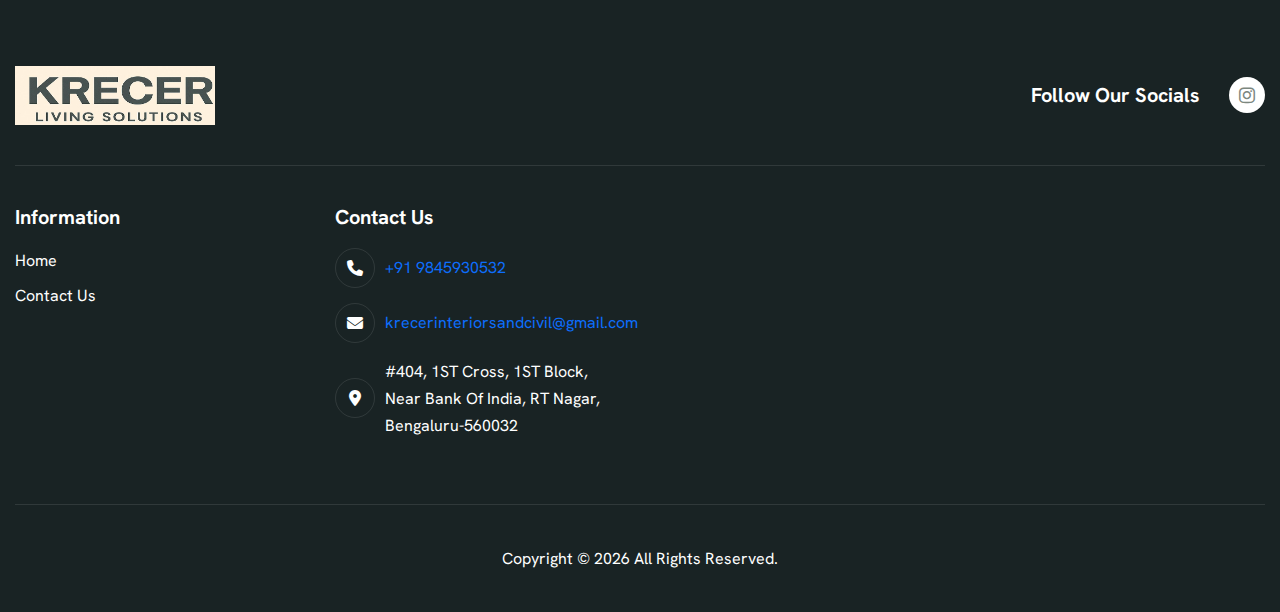
<file: contact.html>
<!DOCTYPE html>
<html lang="zxx">

<head>
    <!-- Meta -->
    <meta charset="utf-8">
    <meta http-equiv="X-UA-Compatible" content="IE=edge">
    <meta name="viewport" content="width=device-width, initial-scale=1.0, maximum-scale=1">
    <meta name="description"
        content="Contact KRECER Living Solutions - Interior design & construction experts in Bengaluru, India. Get quote for residential, commercial & office projects. Call +91 9845930532 or email us.">
    <meta name="keywords"
        content="contact KRECER Bengaluru, interior design quote Bangalore, construction services contact India, get quote residential commercial office, KRECER living solutions phone, interior fitout contractors email, civil works contractors location, carpentry services contact, gypsum POP works quote, painting contractors phone number">
    <meta name="author" content="Krecer living solutons">
    <!-- Page Title -->
    <title>Contact US | KRECER Living Solutions</title>
    <!-- Favicon Icon -->
    <link rel="shortcut icon" type="image/x-icon" href="images/favicon.png">
    <!-- Google Fonts Css-->
    <link rel="preconnect" href="https://fonts.googleapis.com/">
    <link rel="preconnect" href="https://fonts.gstatic.com/" crossorigin>
    <link
        href="https://fonts.googleapis.com/css2?family=Hanken+Grotesk:ital,wght@0,100..900;1,100..900&amp;display=swap"
        rel="stylesheet">
    <!-- Bootstrap Css -->
    <link href="css/bootstrap.min.css" rel="stylesheet" media="screen">
    <!-- SlickNav Css -->
    <link href="css/slicknav.min.css" rel="stylesheet">
    <!-- Swiper Css -->
    <link rel="stylesheet" href="css/swiper-bundle.min.css">
    <!-- Font Awesome Icon Css-->
    <link href="css/all.min.css" rel="stylesheet" media="screen">
    <!-- Animated Css -->
    <link href="css/animate.css" rel="stylesheet">
    <!-- Magnific Popup Core Css File -->
    <link rel="stylesheet" href="css/magnific-popup.css">
    <!-- Mouse Cursor Css File -->
    <link rel="stylesheet" href="css/mousecursor.css">
    <!-- Main Custom Css -->
    <link href="css/custom.css" rel="stylesheet" media="screen">
        <script type="application/ld+json"">  
{
  " @context": "https://schema.org" , "@type" : "LocalBusiness" , "name" : "KRECER Living Solutions" , "url"
        : "https://krecerlivingsolutions.com/" , "address" : { "@type" : "PostalAddress" , "streetAddress"
        : "#404, 1ST Cross, 1ST Block, RT.Nagar" , "addressLocality" : ", Bengaluru" , "addressRegion" : "Karnataka" , "postalCode" : "560032"
        , "addressCountry" : "India" }, "telephone" : "+91-9845930532" , "openingHours" : [ "Mo-Sa 10:00-16:00"
        ], "image"
        : "https://krecerlivingsolutions.com/images/logo.png"
        } </script>
</head>

<body>

    <!-- Preloader Start -->
    <div class="preloader">
        <div class="loading-container">
            <div class="loading"></div>
            <div id="loading-icon"><img src="images/logo.png" alt=""></div>
        </div>
    </div>
    <!-- Preloader End -->


    <!-- Header Start -->
    <header class="main-header">
        <div class="header-sticky">
            <nav class="container">
                <div class="navbar navbar-expand-lg">
                    <!-- Logo Start -->
                    <a class="navbar-brand" href="index.html">
                        <img style="max-width: 200px;" src="images/logo.png" alt="Logo">
                    </a>
                    <!-- Logo End -->

                    <!-- Main Menu Start -->
                    <div class="collapse navbar-collapse main-menu">
                        <div class="nav-menu-wrapper">
                            <ul class="navbar-nav mr-auto" id="menu">
                                <li class="nav-item"><a class="nav-link" href="index.html">Home</a>

                                </li>
                                <li class="nav-item"><a class="nav-link" href="index.html#about-us">About Us</a>

                                <li class="nav-item"><a class="nav-link" href="contact.html">Contact Us</a></li>
                            </ul>
                        </div>
                        <!-- Header Btn Start -->
                        <div class="header-btn d-inline-flex">
                            <a href="contact.html" class="btn-default">get in touch</a>
                        </div>
                        <!-- Header Btn End -->
                    </div>
                    <!-- Main Menu End -->
                    <div class="navbar-toggle"></div>
                </div>
            </nav>
            <div class="responsive-menu"></div>
        </div>
    </header>
    <!-- Header End -->

    <!-- Page Header Start -->
    <div class="page-header parallaxie">
        <div class="container">
            <div class="row">
                <div class="col-lg-12">
                    <!-- Page Header Box Start -->
                    <div class="page-header-box">
                        <h1 class="text-anime-style-2" data-cursor="-opaque">Conatct us</h1>
                        <nav class="wow fadeInUp">
                         
                        </nav>
                    </div>
                    <!-- Page Header Box End -->
                </div>
            </div>
        </div>
    </div>
    <!-- Page Header End -->



    <!-- Google Map Section Start -->
    <div class="google-map">
        <div class="container">
            <div class="row">
                <div class="col-lg-12">
                    <!-- Section Title Start -->
                    <div class="section-title">
                        <h3 class="wow fadeInUp">Our contact</h3>
                        <h2 class="text-anime-style-2" data-cursor="-opaque">Get in touch with us</h2>
                        <p class="wow fadeInUp" data-wow-delay="0.2s">Get in touch to discuss your Inderior Desing Project Needs. Please give us a call, drop us an email and we'll
                            get back to you.</p>
                    </div>
                    <!-- Section Title End -->
                </div>
                <div class="row" style="padding-bottom: 30px;">
                    <div class="col-lg-12">
                        <!-- Contact Info Box Start -->
                        <div class="contact-info-box">
                            <!-- Conatct Info Item Start -->
                            <div class="contact-info-item wow fadeInUp">
                                <!-- Icon Box Start -->
                                <div class="icon-box">
                                    <i class="fa-solid fa-phone"></i>
                                </div>
                                <!-- Icon Box End -->

                                <!-- Contact Info Content Start -->
                                <div class="contact-info-content">
                                    <h3>phone number</h3>
                                    <p><a href="tel:+919845930532">+91 9845930532</a></p>
                                   
                                </div>
                                <!-- Contact Info Content End -->
                            </div>
                            <!-- Conatct Info Item End -->

                            <!-- Conatct Info Item Start -->
                            <div class="contact-info-item wow fadeInUp" data-wow-delay="0.2s">
                                <!-- Icon Box Start -->
                                <div class="icon-box">
                                    <i class="fa-regular fa-envelope"></i>
                                </div>
                                <!-- Icon Box End -->

                                <!-- Contact Info Content Start -->
                                <div class="contact-info-content">
                                    <h3>e-mail support</h3>
                                     <p><a href="mailto:krecerinteriorsandcivil@gmail.com">krecerinteriorsandcivil@gmail.com</a></p>
                                  
                                </div>
                                <!-- Contact Info Content End -->
                            </div>
                            <!-- Conatct Info Item End -->

                            <!-- Conatct Info Item Start -->
                            <div class="contact-info-item wow fadeInUp" data-wow-delay="0.4s">
                                <!-- Icon Box Start -->
                                <div class="icon-box">
                                    <i class="fa-solid fa-house"></i>
                                </div>
                                <!-- Icon Box End -->

                                <!-- Contact Info Content Start -->
                                <div class="contact-info-content">
                                    <h3>Office</h3>
                                    <p>#404, 1ST Cross, 1ST Block, Near Bank Of India, RT Nagar, Bengaluru-560032</p>
                                </div>
                                <!-- Contact Info Content End -->
                            </div>
                            <!-- Conatct Info Item End -->
                        </div>
                        <!-- Contact Info Box End -->
                    </div>
                </div>
                <div class="col-lg-12">
                    <!-- Google Map IFrame Start -->
                    <div class="google-map-iframe">
                        <iframe
                            src="https://www.google.com/maps/embed?pb=!1m17!1m12!1m3!1d3887.2531060191022!2d77.59029767507725!3d13.019547487300247!2m3!1f0!2f0!3f0!3m2!1i1024!2i768!4f13.1!3m2!1m1!2zMTPCsDAxJzEwLjQiTiA3N8KwMzUnMzQuMyJF!5e0!3m2!1sen!2sin!4v1755968855209!5m2!1sen!2sin"
                            allowfullscreen="" loading="lazy" referrerpolicy="no-referrer-when-downgrade"></iframe>
                    </div>
                    <!-- Google Map IFrame End -->
                </div>
            </div>


        </div>
    </div>
    <!-- Google Map Section End -->

    <!-- Footer Start -->
    <footer class="main-footer">
        <div class="container">
            <div class="row">
                <div class="col-lg-12">
                    <!-- Footer Header Start -->
                    <div class="footer-header">
                        <div class="row align-items-center">
                            <div class="col-md-6">
                                <!-- Footer Logo Start -->
                                <div class="footer-logo">
                                    <img style="max-width: 200px;" src="images/logo.png" alt="">
                                </div>
                                <!-- Footer Logo End -->
                            </div>

                            <div class="col-md-6">
                                <!-- Footer Social Link Start -->
                                <div class="footer-social-links">
                                    <div class="footer-social-link-title">
                                        <h3>follow our socials</h3>
                                    </div>
                                    <ul>

                                        <li><a href="https://www.instagram.com/krecer_living_solutions_?igsh=aGl5cjM1dmR3NXQ3"><i class="fa-brands fa-instagram"></i></a></li>
                                    </ul>
                                </div>
                                <!-- Footer Social Link End -->
                            </div>
                        </div>
                    </div>
                    <!-- Footer Header End -->
                </div>

                <div class="col-lg-3 col-md-6">
                    <!-- Footer Links Start -->
                    <div class="footer-links">
                        <h3>information</h3>
                        <ul>
                            <li><a href="index.html">Home</a></li>
                            <li><a href="contact.html">Contact Us</a></li>

                        </ul>
                    </div>
                    <!-- Footer Links End -->
                </div>


                <div class="col-lg-3 col-md-6">
                    <!-- Footer Contact Box Start -->
                    <div class="footer-contact-box footer-links">
                        <h3>contact us</h3>
                        <!-- Footer Contact Item Start -->
                        <div class="footer-contact-item">
                            <div class="icon-box">
                                <i class="fa-solid fa-phone"></i>
                            </div>
                            <div class="footer-contact-content">
                                <p><a href="tel:+919845930532">+91 9845930532</a></p>
                            </div>
                        </div>
                        <!-- Footer Contact Item End -->

                        <!-- Footer Contact Item Start -->
                        <div class="footer-contact-item">
                            <div class="icon-box">
                                <i class="fa-solid fa-envelope"></i>
                            </div>
                            <div class="footer-contact-content">
                                <p><a href="mailto:krecerinteriorsandcivil@gmail.com">krecerinteriorsandcivil@gmail.com</a></p>
                            </div>
                        </div>
                        <!-- Footer Contact Item End -->

                        <!-- Footer Contact Item Start -->
                        <div class="footer-contact-item">
                            <div class="icon-box">
                                <i class="fa-solid fa-location-dot"></i>
                            </div>
                            <div class="footer-contact-content">
                                <p>#404, 1ST Cross, 1ST Block, Near Bank Of India, RT Nagar, Bengaluru-560032</p>
                            </div>
                        </div>
                        <!-- Footer Contact Item End -->
                    </div>
                    <!-- Footer Contact Box End -->
                </div>


            </div>

            <!-- Footer Copyright Section Start -->
            <div class="footer-copyright">
                <div class="row">
                    <div class="col-md-12">
                        <!-- Footer Copyright Start -->
                        <div class="footer-copyright-text">
                            <p>Copyright © <script>document.write(new Date().getFullYear());</script> All Rights Reserved.</p>
                        </div>
                        <!-- Footer Copyright End -->
                    </div>
                </div>
            </div>
            <!-- Footer Copyright Section End -->
        </div>
    </footer>
    <!-- Footer End -->

    <!-- Jquery Library File -->
    <script src="js/jquery-3.7.1.min.js"></script>
    <!-- Bootstrap js file -->
    <script src="js/bootstrap.min.js"></script>
    <!-- Validator js file -->
    <script src="js/validator.min.js"></script>
    <!-- SlickNav js file -->
    <script src="js/jquery.slicknav.js"></script>
    <!-- Swiper js file -->
    <script src="js/swiper-bundle.min.js"></script>
    <!-- Counter js file -->
    <script src="js/jquery.waypoints.min.js"></script>
    <script src="js/jquery.counterup.min.js"></script>
    <!-- Isotop js file -->
    <script src="js/isotope.min.js"></script>
    <!-- Magnific js file -->
    <script src="js/jquery.magnific-popup.min.js"></script>
    <!-- SmoothScroll -->
    <script src="js/SmoothScroll.js"></script>
    <!-- Parallax js -->
    <script src="js/parallaxie.js"></script>
    <!-- MagicCursor js file -->
    <script src="js/gsap.min.js"></script>
    <script src="js/magiccursor.js"></script>
    <!-- Text Effect js file -->
    <script src="js/SplitText.js"></script>
    <script src="js/ScrollTrigger.min.js"></script>
    <!-- YTPlayer js File -->
    <script src="js/jquery.mb.YTPlayer.min.js"></script>
    <!-- Wow js file -->
    <script src="js/wow.min.js"></script>
    <!-- Main Custom js file -->
    <script src="js/function.js"></script>
</body>

</html>
</file>
<file: css/custom.css>
/* INDEX
----------------------------------------------------------------------------------------
01. Global Variables
02. General css
03. Header css
04. Hero css
05. About Us css
06. Why Choose Us css
07. Our Services css
08. Intro Video css
09. Latest Project css
10. How We Work css
11. Our Skills css
12. Our Testimonials css
13. Our Blog css
14. Footer css
15. About Us Page css
16. Services Page css
17. Service Single css
18. Blog Archive css
19. Blog Single css
20. Project Page css
21. Project Single css
22. Image Gallery css
23. FAQs Page css
24. Contact Us Page css
25. 404 Error Page css 
26. Responsive css
-------------------------------------------------------------------------------------- */

/************************************/
/*** 	 01. Global Variables	  ***/
/************************************/	

:root{
	--primary-color			: #192324;
	--secondery-color		: #F8F8F8;
	--text-color			: #283132;
	--accent-color			: #7C877F;
	--white-color			: #FFFFFF;
	--divider-color			: #EAF0EC;
	--dark-divider-color	: #FFFFFF1A;
	--error-color			: rgb(230, 87, 87);
	--default-font			: "Hanken Grotesk", sans-serif;
}


/************************************/
/*** 	   02. General css		  ***/
/************************************/
html{
	scroll-behavior: smooth;
}

body{
	font-family: var(--default-font);
	font-size: 16px;
	font-weight: 400;
	line-height: 1.6em;
	background-color: var(--white-color);
	color: var(--text-color);
}

p{
	line-height: 1.7em;
	margin-bottom: 1.6em;
}

h1,
h2,
h3,
h4,
h5,
h6{
	margin :0;
	font-weight: 700;
	line-height: 1.1em;
	color: var(--primary-color);
}

figure{
	margin: 0;
}

img{
	max-width: 100%;
}

a{
	text-decoration: none;
}

a:hover{
	text-decoration: none;
	outline: 0;
}

a:focus{
	text-decoration: none;
	outline: 0;
}

html,
body{
	width: 100%;
	overflow-x: clip;
}

.container{
	max-width: 1300px;
}

.container,
.container-fluid,
.container-lg,
.container-md,
.container-sm,
.container-xl,
.container-xxl{
    padding-right: 15px;
    padding-left: 15px;
}

.image-anime{
	position: relative;
	overflow: hidden;
}

.image-anime:after{
	content: "";
	position: absolute;
    width: 200%;
    height: 0%;
    left: 50%;
    top: 50%;
    background-color: rgba(255,255,255,.3);
    transform: translate(-50%,-50%) rotate(-45deg);
    z-index: 1;
}

.image-anime:hover:after{
    height: 250%;
    transition: all 600ms linear;
    background-color: transparent;
}

.reveal{
	position: relative;
    display: -webkit-inline-box;
    display: -ms-inline-flexbox;
    display: inline-flex;
    visibility: hidden;
    overflow: hidden;
}

.reveal img{
    height: 100%;
    width: 100%;
    -o-object-fit: cover;
    object-fit: cover;
    -webkit-transform-origin: left;
    transform-origin: left;
}

.row{
    margin-right: -15px;
    margin-left: -15px;
}

.row > *{
	padding-right: 15px;
	padding-left: 15px;
}

.row.no-gutters{
    margin-right: 0px;
    margin-left: 0px;
}

.row.no-gutters > *{
    padding-right: 0px;
    padding-left: 0px;
}

.btn-default{
	position: relative;
    display: inline-block;
    background: var(--accent-color);
    color: var(--white-color);
    font-size: 16px;
    font-weight: 700;
    line-height: 1em;
    text-transform: capitalize;
    border: none;
    padding: 17px 46px 17px 20px;
    transition: all 0.5s ease-in-out;
    overflow: hidden;
    z-index: 0;
}

.btn-default:hover{
	background: transparent;
    color: var(--white-color);
}

.btn-default::before{
	content: '';
    position: absolute;
    top: 50%;
    right: 0;
    width: 16px;
    height: 16px;
    background-image: url(../images/arrow-white.svg);
    background-repeat: no-repeat;
    background-position: center center;
    background-size: cover;
    transform: translate(-20px, -50%);
    transition: all 0.4s ease-in-out;
}

.btn-default:hover::before{
	transform: translate(-18px, -50%);
}

.btn-default::after{
	content: '';
    display: block;
    position: absolute;
    top: 0;
    bottom: 0;
    left: -15%;
	right: 0;
    width: 0;
    height: 106%;
    background: var(--primary-color);
    transform: skew(45deg);
    transition: all 0.4s ease-in-out;
    z-index: -1;
}

.btn-default:hover:after{
	width: 100%;
    transform: skew(0deg);
    left: 0;
}

.btn-default.btn-highlighted{
	background-color: var(--white-color);
	color: var(--accent-color);
}

.btn-default.btn-highlighted:hover{
	color: var(--white-color);
}

.btn-default.btn-highlighted::before{
	background-image: url(../images/arrow-accent.svg);
}

.btn-default.btn-highlighted:hover::before{
    filter: brightness(0) invert(1);
}

.btn-default.btn-highlighted::after{
	background-color: var(--accent-color);
}

.cb-cursor:before{
	background: var(--accent-color);
}

.preloader{
	position: fixed;
	top: 0;
	left: 0;
	right: 0;
	bottom: 0;
	z-index: 1000;
	background-color: var(--accent-color);
	display: flex;
	align-items: center;
	justify-content: center;
}

.loading-container,
.loading{
	height: 100px;
	position: relative;
	width: 100px;
	border-radius: 100%;
}

.loading-container{
	margin: 40px auto;
}

.loading{
	border: 1px solid transparent;
	border-color: transparent var(--white-color) transparent var(--white-color);
	animation: rotate-loading 1.5s linear 0s infinite normal;
	transform-origin: 50% 50%;
}

.loading-container:hover .loading,
.loading-container .loading{
	transition: all 0.5s ease-in-out;
}

#loading-icon{
	position: absolute;
	top: 50%;
	left: 50%;
	max-width: 66px;
	transform: translate(-50%, -50%);
}

@keyframes rotate-loading{
	0%{
		transform: rotate(0deg);
	}

	100%{
		transform: rotate(360deg);
	}
}

.section-row{
	margin-bottom: 80px;
}

.section-row .section-title{
	margin-bottom: 0;
	margin-right: 30px;
}

.section-btn{
	text-align: end;
}

.section-title-content{
	margin-left: 120px;
}

.section-title-content p{
	margin: 0;
}

.section-title{
	margin-bottom: 40px;
}

.section-title h3{
	display: inline-block;
	position: relative;
	font-size: 16px;
    font-weight: 500;
	line-height: 1.6em;
    text-transform: capitalize;
    color: var(--accent-color);
	padding-left: 35px;
    margin-bottom: 20px;
}

.section-title h3::before{
	content: '';
    position: absolute;
    top: 50%;
    left: 0;
    transform: translateY(-50%);
    background: url('../images/icon-sub-heading.svg');
	background-repeat: no-repeat;
	background-position: left center;
	background-size: cover;
    width: 24px;
    height: 5px;
}

.section-title h1{
	font-size: 80px;
	font-weight: 700;
	letter-spacing: -0.02em;
	margin-bottom: 0;
	cursor: none;
}

.section-title h2{
	font-size: 46px;
	font-weight: 700;
	letter-spacing: -0.02em;
	margin-bottom: 0;
	cursor: none;
}

.section-title h1 span,
.section-title h2 span{
	color: var(--accent-color);
}

.section-title p{
	margin-top: 30px;
	margin-bottom: 0;
}


.section-title-content.dark-section p,
.section-title.dark-section p,
.section-title.dark-section h2,
.section-title.dark-section h3{
	color: var(--white-color);
}

.help-block.with-errors ul{
	margin: 0;
	text-align: left;
}

.help-block.with-errors ul li{
	color: var(--error-color);
	font-weight: 500;
	font-size: 14px;
}

/************************************/
/**** 	   03. Header css		 ****/
/************************************/

header.main-header{
	position: relative;
	z-index: 100;
}

header.main-header .header-sticky{
	position: relative;
	top: 0;
	z-index: 100;
}

header.main-header .header-sticky.hide{
	transform: translateY(-100%);
	transition: transform 0.3s ease-in-out;
	border-radius: 0;
}

header.main-header .header-sticky.active{
	position: fixed;
	top: 0;
	left: 0;
	right: 0;
	border-radius: 0;
    transform: translateY(0);
	background: var(--primary-color);
	border-bottom: 1px solid var(--dark-divider-color);
}

.navbar{
	padding: 30px 0;
	align-items: center;
	border-bottom: 1px solid var(--dark-divider-color);
}

header.main-header .header-sticky.active .navbar{
	border-bottom: none;
}

.navbar-brand{
	padding: 0;
	margin: 0;
}

.main-menu .nav-menu-wrapper{
	flex: 1;
	text-align: center;
	margin-left: 40px;
}

.main-menu .nav-menu-wrapper > ul{
	align-items: center;
	display: inline-flex;
}

.main-menu ul li{
	margin: 0 6px;
	position: relative;
}

.main-menu ul li a{
	font-family: var(--accent-font);
	font-size: 16px;
	font-weight: 400;
	padding: 15px 14px !important;
	color: var(--white-color);
	text-transform: capitalize;
	transition: all 0.3s ease-in-out;
}

.main-menu ul li.submenu > a:after{
	content: '\f107';
	font-family: 'FontAwesome';
	font-weight: 900;
	font-size: 14px;
	margin-left: 8px;
}

.main-menu ul li a:hover,
.main-menu ul li a:focus{
	color: var(--accent-color);
}

.main-menu ul ul{
	visibility: hidden;
	opacity: 0;
	transform: scaleY(0.8);
	transform-origin: top;
	padding: 0;
	margin: 0;
	list-style: none;
	width: 230px;
	border-radius: 20px;
	position: absolute;
	left: 0;
	top: 100%;
	background-color: var(--accent-color);
	transition: all 0.3s ease-in-out;
	text-align: left;
}

.main-menu ul li.submenu:first-child ul{
    width: 230px;
}

.main-menu ul ul ul{
	left: 100%;
	top: 0;
	text-align: left;
}
.main-menu ul li:hover > ul{
	visibility: visible;
	opacity: 1;
	transform: scaleY(1);
    padding: 5px 0;
}

.main-menu ul li.submenu ul li.submenu > a:after{
    content: '\f105';
    float: right;
}

.main-menu ul ul li{
	margin: 0;
	padding: 0;
}

.main-menu ul ul li a{
	color: var(--white-color);
	padding: 6px 20px !important;
	transition: all 0.3s ease-in-out;
}

.main-menu ul li:hover > ul{
	visibility: visible;
	opacity: 1;
	transform: scaleY(1);
    padding: 5px 0;
}

.main-menu ul ul li a:hover,
.main-menu ul ul li a:focus{
	color: var(--primary-color);
	background-color: transparent;
	padding: 6px 20px 6px 23px !important;
}

.responsive-menu,
.navbar-toggle{
	display: none;
}

.responsive-menu{
	top: 0;
	position: relative;
}

.slicknav_btn{
	background: var(--accent-color);
	padding: 0;
	display: flex;
	align-items: center;
	justify-content: center;
	width: 38px;
	height: 38px;
	margin: 0;
	border-radius: 0;
}

.slicknav_icon .slicknav_icon-bar{
	display: block;
	width: 100%;
	height: 3px;
	width: 22px;
	background-color: var(--white-color);
	border-radius: 6px;
	margin: 4px auto !important;
	transition: all 0.1s ease-in-out;
}

.slicknav_icon .slicknav_icon-bar:first-child{
	margin-top: 0 !important;
}

.slicknav_icon .slicknav_icon-bar:last-child{
	margin-bottom: 0 !important;
}

.navbar-toggle a.slicknav_btn.slicknav_open .slicknav_icon span.slicknav_icon-bar:nth-child(1){
    transform: rotate(-45deg) translate(-5px, 5px);
}

.navbar-toggle a.slicknav_btn.slicknav_open .slicknav_icon span.slicknav_icon-bar:nth-child(2){
    opacity: 0;
}

.navbar-toggle a.slicknav_btn.slicknav_open .slicknav_icon span.slicknav_icon-bar:nth-child(3){
    transform: rotate(45deg) translate(-5px, -5px);
}

.slicknav_menu{
	position: absolute;
    width: 100%;
	padding: 0;
	background: var(--accent-color);
}

.slicknav_menu ul{
	margin: 5px 0;
}

.slicknav_menu ul ul{
	margin: 0;
}

.slicknav_nav .slicknav_row,
.slicknav_nav li a{
	position: relative;
	font-family: var(--accent-font);
	font-size: 16px;
	font-weight: 400;
	text-transform: capitalize;
	padding: 10px 20px;
	color: var(--white-color);
	line-height: normal;
	margin: 0;
	border-radius: 0 !important;
	transition: all 0.3s ease-in-out;
}

.slicknav_nav a:hover,
.slicknav_nav a:focus,
.slicknav_nav .slicknav_row:hover{
	background-color: transparent;
	color: var(--primary-color);
}

.slicknav_menu ul ul li a{
    padding: 10px 20px 10px 30px;
}

.slicknav_arrow{
	font-size: 0 !important;
}

.slicknav_arrow:after{
	content: '\f107';
	font-family: 'FontAwesome';
	font-weight: 900;
	font-size: 12px;
	margin-left: 8px;
	color: var(--white-color);
	position: absolute;
	right: 15px;
    top: 15px;
	transition: all 0.3s ease-out;
}

.slicknav_open > a .slicknav_arrow:after{
    transform: rotate(-180deg);
	color: var(--primary-color);
}

/************************************/
/***        04. Hero css	      ***/
/************************************/

.hero{
	position: relative;
	background: url('../images/hero.jpg');
	background-repeat: no-repeat;
	background-position: center center;
	background-size: cover;
	padding: 280px 0 250px;
	min-height: 100vh;
	margin-top: -118px;
}

.hero::before{
	content: '';
	position: absolute;
	top: 0;
	left: 0;
	bottom: 0;
	right: 0;
	background: linear-gradient(180deg, rgba(25, 35, 36, 0) 0%, rgba(25, 35, 36, 0.4) 80.94%);
	height: 100%;
	width: 100%;
	z-index: 1;
}

.hero.hero-video .hero-bg-video{
	position: absolute;
	top: 0;
	right: 0;
	left: 0;
	bottom: 0;
	width: 100%;
	height: 100%;
}

.hero.hero-video .hero-bg-video video{
	width: 100%;
	height: 100%;
	object-fit: cover;
}

.hero.hero-slider-layout{
	background: none;
	padding: 0;
}

.hero.hero-slider-layout .hero-slide{
	position: relative;
    padding: 280px 0 250px;
	min-height: 100vh;
}

.hero.hero-slider-layout .hero-slide::before{
	content: '';
    display: block;
    position: absolute;
    top: 0;
    bottom: 0;
    left: 0;
    right: 0;
    background: linear-gradient(180deg, rgba(25, 35, 36, 0) 0%, rgba(25, 35, 36, 0.4) 80.94%);
    width: 100%;
    height: 100%;
    z-index: 1;
}

.hero.hero-slider-layout .hero-slide .hero-slider-image{
	position: absolute;
	top: 0;
	right: 0;
	left: 0;
	bottom: 0;
}

.hero.hero-slider-layout .hero-slide .hero-slider-image img{
	width: 100%;
	height: 100%;
	object-fit: cover;
}

.hero.hero-slider-layout .hero-pagination{
	position: absolute;
    bottom: 50px;
	text-align: left;
	padding-left: calc(((100vw - 1300px) / 2));
	z-index: 2;
}

.hero.hero-slider-layout .hero-pagination .swiper-pagination-bullet{
    width: 12px;
    height: 12px;
    background: var(--white-color);
    opacity: 1;
    transition: all 0.3s ease-in-out;
    margin: 0 5px;
}

.hero.hero-slider-layout .hero-pagination .swiper-pagination-bullet-active{
    background-color: var(--accent-color);
}

.hero-content{
	position: relative;
	z-index: 2;
}

.hero-content .section-title h3,
.hero-content .section-title h1{
	color: var(--white-color);
}

.hero-content .section-title p{
	font-size: 22px;
	color: var(--white-color);
	width: 100%;
	max-width: 600px;
}

.hero-content .section-title h3::before{
	filter: brightness(0) invert(1);
}

.hero-content .btn-default.btn-highlighted{
	margin-left: 30px;
}

/************************************/
/***       05. About Us css 	  ***/
/************************************/

.about-us{
	background-image: url('../images/section-bg-shape-1.svg');
	background-repeat: no-repeat;
	background-position: left center;
	background-size: contain;
	padding: 100px 0;
}

.about-us-images{
	position: relative;
	background-image: url(../images/about-us-bg-shape.svg);
	background-repeat: no-repeat;
	background-position: left 60px bottom 40px;
	background-size: auto;
	padding-right: 100px;
	padding-bottom: 180px;
	margin-right: 30px;
}

.about-img-1 figure,
.about-img-2 figure{
	display: block;
}

.about-img-1 img{
	width: 100%;
	object-fit: cover;
	aspect-ratio: 1 / 0.76;
}

.about-img-2{
	position: absolute;
	width: 100%;
	max-width: 385px;
	bottom: 0;
	right: 0;
}

.about-img-2 img{
	width: 100%;
	object-fit: cover;
	aspect-ratio: 1 / 0.76;
}

.experience-counter{
	position: absolute;
	top: 0;
	left: 0;
	height: 152px;
	width: 152px;
	display: flex;
	flex-wrap: wrap;
	align-content: center;
	justify-content: center;
	align-items: center;
	background-color: var(--accent-color);
	border: 6px solid var(--white-color);
	transform: translate(-50%, -6px);
	border-radius: 50%;
}

.experience-counter h3{
	font-size: 34px;
	color: var(--white-color);
	text-align: center;
	width: 100%;
	margin-bottom: 5px;
}

.experience-counter p{
	font-weight: 600;
	line-height: 1.4em;
	text-transform: capitalize;
	color: var(--white-color);
	text-align: center;
	margin-bottom: 0;
}

.feedback-counter{
	position: absolute;
	top: 0;
	right: 0;
	transform: rotate(-180deg) translate(20px, -20px);
    writing-mode: vertical-rl;
	display: flex;
	align-items: center;
}

.feedback-counter p{
	font-size: 16px;
	font-weight: 500;
	color: var(--white-color);
	height: 60px;
	width: 60px;
	display: flex;
	align-items: center;
	justify-content: center;
	background-color: var(--accent-color);
	border-radius: 50%;
	margin: 0 0 15px 0;
	transition: all 0.3s ease-in-out;
}

.feedback-counter:hover p{
	background-color: var(--primary-color);
}

.feedback-counter h3{
	font-size: 18px;
	font-weight: 500;
	text-transform: capitalize;
	width: calc(100% - 75px);
}

.about-us-content-body{
	position: relative;
	display: flex;
	flex-wrap: wrap;
	gap: 80px;
}

.about-us-content-body::before{
	content: '';
	position: absolute;
	right: 50%;
	top: 0;
	bottom: 0;
	transform: translateX(-50%);
	border: 1px solid var(--divider-color);
	width: 1px;
	height: 100%;
}

.about-us-content-info{
	width: calc(50% - 40px);
}

.about-us-content-list{
	margin-bottom: 40px;
}

.about-us-content-list ul{
	padding: 0;
	margin: 0;
	list-style: none;
}

.about-us-content-list ul li{
	position: relative;
	font-weight: 500;
	color: var(--primary-color);
	padding-left: 30px;
	margin-bottom: 15px;
}

.about-us-content-list ul li:last-child{
	margin-bottom: 0;
}

.about-us-content-list ul li::before{
	content: '\f058';
    position: absolute;
    font-family: 'FontAwesome';
    font-size: 20px;
    font-weight: 900;
    line-height: normal;
    color: var(--accent-color);
    display: inline-block;
    top: 2px;
    left: 0;
}

.about-us-contact-list{
	width: calc(50% - 40px);
}

.about-contact-item{
	display: flex;
	align-items: center;
	margin-bottom: 40px;
}

.about-contact-item:last-child{
	margin-bottom: 0;
}

.about-contact-item .icon-box{
	width: 40px;
	height: 40px;
	background-color: var(--accent-color);
	border-radius: 50%;
	display: flex;
	justify-content: center;
	align-items: center;
	margin-right: 15px;
	transition: all 0.3s ease-in-out;
}

.about-contact-item:hover .icon-box{
	background-color: var(--primary-color);
}

.about-contact-item .icon-box figure{
	display: block;
	border-radius: 50%;
	overflow: hidden;
}

.about-contact-item .icon-box img{
	max-width: 40px;
	border-radius: 50%;
}

.about-contact-item .icon-box i{
	font-size: 18px;
	color: var(--white-color);
}

.about-contact-content{
	width: calc(100% - 55px);
}

.about-contact-content h3{
	font-size: 20px;
	text-transform: capitalize;
}

.about-contact-content p{
	font-weight: 500;
	color: var(--primary-color);
	text-transform: capitalize;
	margin-bottom: 0;
}

/************************************/
/***     06. Why Choose Us css    ***/
/************************************/

.why-choose-us{
	padding: 100px 0;
	background-color: var(--secondery-color);
}

.why-choose-item{
	display: flex;
	border-bottom: 1px solid var(--divider-color);
	margin-bottom: 20px;
	padding-bottom: 20px;
}

.why-choose-item:last-child{
	border-bottom: none;
	margin-bottom: 0;
	padding-bottom: 0;
}

.why-choose-item .icon-box{
	position: relative;
	width: 60px;
	height: 60px;
	background-color: var(--divider-color);
	border-radius: 50%;
	display: flex;
	justify-content: center;
	align-items: center;
	margin-right: 20px;
	transition: all 0.4s ease-in-out;
}

.why-choose-item:hover .icon-box{
	background-color: transparent;
}

.why-choose-item .icon-box::before{
	content: '';
	position: absolute;
	top: 0;
	bottom: 0;
	left: 0;
	right: 0;
	background-color: var(--primary-color);
	border-radius: 50%;
	height: 100%;
	width: 100%;
	transform: scale(0);
	transition: all 0.3s ease-in-out;
}

.why-choose-item:hover .icon-box::before{
	transform: scale(1);
}

.why-choose-item .icon-box img{
	max-width: 24px;
	z-index: 1;
	transition: all 0.3s ease-in-out;
}

.why-choose-item:hover .icon-box img{
	filter: brightness(0) invert(1);
}

.why-choose-item-content{
	width: calc(100% - 80px);
}

.why-choose-item-content h3{
	font-size: 20px;
	text-transform: capitalize;
	margin-bottom: 10px;
}

.why-choose-item-content p{
	color: var(--primary-color);
	margin-bottom: 0;
}

.why-choose-images{
	display: flex;
	flex-wrap: wrap;
	gap: 20px;
	margin-left: 30px;
}

.why-choose-img-box-1,
.why-choose-img-box-2{
	display: flex;
	gap: 20px;
	width: 100%;
}

.why-choose-img-1 figure,
.why-choose-img-2 figure,
.why-choose-img-3 figure,
.why-choose-img-4 figure{
	display: block;
}

.why-choose-img-1{
	width: calc(57% - 10px);
}

.why-choose-img-1 img{
	width: 100%;
	aspect-ratio: 1 / 0.756;
	object-fit: cover;
}

.why-choose-img-2{
	width: calc(43% - 10px);
}

.why-choose-img-2 img{
	width: 100%;
	aspect-ratio: 1 / 1.01;
	object-fit: cover;
}

.why-choose-img-3{
	width: calc(67% - 10px);
}

.why-choose-img-3 img{
	width: 100%;
	aspect-ratio: 1 / 0.746;
	object-fit: cover;
}

.why-choose-img-4{
	width: calc(33% - 10px);
}

.why-choose-img-4 img{
	width: 100%;
	aspect-ratio: 1 / 1.55;
	object-fit: cover;
}

/************************************/
/***     07. Our Services css     ***/
/************************************/

.our-services{
	padding: 100px 0;
}

.service-item{
	position: relative;
	height: calc(100% - 30px);
	margin-bottom: 30px;
}

.service-image a{
	display: block;
	cursor: none;
}

.service-image a figure::before{
    content: '';
    position: absolute;
    top: 0;
    left: 0;
    bottom: 0;
    right: 0;
    background: linear-gradient(360deg, rgba(0, 0, 0, 0.6) 0%, rgba(0, 0, 0, 0) 105%);
    height: 100%;
    width: 100%;
    z-index: 1;
    transition: all 0.3s ease-in-out;
}

.service-image img{
	width: 100%;
	object-fit: cover;
	aspect-ratio: 1 / 1.36;
	transition: all 0.4s ease-in-out;
}

.service-item:hover .service-image img{
	transform: scale(1.1);
}

.service-btn{
	position: absolute;
	top: 40px;
	right: 40px;
	z-index: 1;
}

.service-btn a{
	background-color: var(--accent-color);
	height: 60px;
	width: 60px;
	border-radius: 50%;
	display: flex;
	justify-content: center;
	align-items: center;
	transition: all 0.4s ease-in-out;
}

.service-btn a:hover{
	background-color: var(--primary-color);
}

.service-btn a img{
	max-width: 20px;
	transform: rotate(-45deg);
	transition: all 0.4s ease-in-out;
}

.service-btn a:hover img{
	transform: rotate(0)
}

.service-content{
	position: absolute;
	bottom: 40px;
	left: 40px;
	right: 40px;
	z-index: 1;
}

.service-content h3{
	font-size: 20px;
	text-transform: capitalize;
	color: var(--white-color);
	margin-bottom: 10px;
}

.service-content h3 a{
	color: inherit;
}

.service-content p{
	color: var(--white-color);
	margin-bottom: 0;
}

.all-services-btn{
	text-align: center;
	margin-top: 20px;
}

/************************************/
/***      08. Intro Video css     ***/
/************************************/

.intro-video .container-fluid{
	padding: 0;
}

.intro-video-box{
	position: relative;
    overflow: hidden;
	z-index: 1;
}

.intro-video-image a{
	display: block;
	cursor: none;
}

.intro-video-image figure::before{
	content: '';
    position: absolute;
    top: 0;
    left: 0;
    bottom: 0;
    right: 0;
    background: linear-gradient(180deg, rgba(25, 35, 36, 0) 0%, rgba(25, 35, 36, 0.6) 80.94%);
    height: 100%;
    width: 100%;
    z-index: 1;
}

.intro-video-image img{
	width: 100%;
	aspect-ratio: 1 / 0.41;
	object-fit: cover;
}

.video-play-button{
	position: absolute;
	top: 50%;
	left: 50%;
	transform: translate(-50%, -50%);
	z-index: 2;
}

.video-play-button a{
	position: relative;
	font-size: 16px;
	font-weight: 600;
	text-transform: capitalize;
	color: var(--white-color);
	border: 1px solid var(--white-color);
	border-radius: 50%;
	width: 100px;
	height: 100px;
	margin: 0 auto;	
	display: flex;
	align-items: center;
	justify-content: center;
	cursor: none;
	transition: all 0.3s ease-in-out;
}

.video-play-button a:hover{
	border-color: var(--primary-color);
	color: var(--primary-color);
}

/************************************/
/***    09. Latest Project css    ***/
/************************************/

.our-project{
	padding: 100px 0 70px;
}

.our-Project-nav{
	text-align: center;
	margin-bottom: 60px;
}

.our-Project-nav ul{
	list-style: none;
	text-align: center;
	display: inline-flex;
	flex-wrap: wrap;
	align-items: center;
	justify-content: center;
	gap: 15px 30px;
	padding: 0;
	margin: 0;
}

.our-Project-nav ul li a{
	position: relative;
	display: inline-block;
	color: var(--primary-color);
	font-weight: 500;
	line-height: 1.2em;
	text-transform: capitalize;
	transition: all 0.3s ease-in-out;
}

.our-Project-nav ul li a:after,
.our-Project-nav ul li a:before{
	content: '';
    position: absolute;
    left: 0px;
    bottom: -8px;
    width: 100%;
    height: 2px;
    background-color: var(--accent-color);
    transform-origin: bottom right;
    transition: transform 0.4s ease-in-out;
    transform: scaleX(0);
}

.our-Project-nav ul li a:after{
	top: -8px;
	bottom: auto;
	left: 0px;
}

.our-Project-nav ul li a:hover:before,
.our-Project-nav ul li a.active-btn:before,
.our-Project-nav ul li a:hover:after,
.our-Project-nav ul li a.active-btn:after{
	transform-origin: bottom left;
    transform: scaleX(1);
}

.project-item{
	position: relative;
	height: calc(100% - 30px);
	margin-bottom: 30px;
}

.project-featured-image figure::before{
	content: '';
	position: absolute;
	top: 0;
	right: 0;
	bottom: 0;
	left: 0;
	width: 100%;
	height: 100%;
	background: linear-gradient(360deg, rgba(0, 0, 0, 0.6) 0%, rgba(0, 0, 0, 0) 111.33%);
	z-index: 0;
}

.project-btn{
	position: absolute;	
	top: 50%;
	left: 50%;
	opacity: 0;
	visibility: hidden;
	backdrop-filter: blur(20px);
	border-radius: 50%;
	transform: translate(-50%, -30%);	
	transition: all 0.3s ease-in-out;
	z-index: 1;
}

.project-item:hover .project-btn{
	opacity: 1;
	visibility: visible;
	transform: translate(-50%, -50%);	
}

.project-btn a{
	width: 100px;
	height: 100px;
	background: var(--dark-divider-color);
	border-radius: 50%;
	display: flex;
	align-items: center;
	justify-content: center;
	transition: all 0.4s ease-in-out;
}

.project-btn img{
	max-width: 24px;
	transform: rotate(-45deg);
	transition: all 0.4s ease-in-out;
}

.project-btn a:hover{
	background: var(--primary-color);
}

.project-btn a:hover img{
	transform: rotate(0deg);
}

.project-featured-image img{
	width: 100%;
    aspect-ratio: 1 / 0.79;
    object-fit: cover;
}

.project-content{
	position: absolute;
	left: 40px;
	bottom: 40px;
	right: 40px;
}

.project-content h3,
.project-content h2{
	color: var(--white-color);
	text-transform: capitalize;
	position: relative;
	z-index: 1;
}

.project-content h3{
	font-size: 16px;
	font-weight: 500;
	margin-bottom: 10px;
}

.project-content h2{
	font-size: 20px;
	font-weight: 700;
}

.project-content h2 a{
	color: inherit;
}

/************************************/
/***      10. How We Work css     ***/
/************************************/

.how-we-work{
	background: var(--primary-color);
	padding: 100px 0;
}

.how-we-work-list{
	display: flex;
	flex-wrap: wrap;
	gap: 30px;
}

.how-we-work-item{
	width: calc(25% - 22.5px);
}

.how-we-work-item .icon-box{
	margin-bottom: 30px;
}

.how-we-work-item .icon-box img{
	max-width: 60px;
}

.how-we-work-content h3{
	font-size: 20px;
	text-transform: capitalize;
	color: var(--white-color);
	margin-bottom: 10px;
}

.how-we-work-content p{
	color: var(--white-color);
	margin: 0;
}

.how-work-company-slider{
	border-top: 1px solid var(--dark-divider-color);
	margin-top: 60px;
	padding-top: 60px;
}

.how-work-company-slider .company-logo{
	text-align: center;
}

.how-work-company-slider .company-logo img{
	width: 100%;
	max-height: 40px;
}

/************************************/
/***      11. Our Skills css      ***/
/************************************/

.our-skill{
	padding: 100px 0;
	background: url('../images/section-bg-shape-2.svg');
	background-repeat: no-repeat;
	background-position: center center;
	background-size: contain;
}

.skills-progress-bar{
	margin-bottom: 40px;
}

.skills-progress-bar:last-child{
	margin-bottom: 0;
}

.skillbar .skill-data{
	display: flex;
	justify-content: space-between;
	margin-bottom: 10px;
}

.skill-data .skill-title{
	font-size: 16px;
	text-transform: capitalize;
	color: var(--primary-color);
}

.skill-data .skill-no{
	font-size: 16px;
	color: var(--primary-color);
	margin-left: 20px;
}

.skill-progress{
	width: 100%;
	height: 12px;
	background: var(--divider-color);
	border-radius: 99px;
	position: relative;
}

.skill-progress .count-bar{
	position: absolute;
	top: 0;
	left: 0;
	bottom: 0;
	background-color: var(--primary-color);
	border-radius: 99px;
}

.our-skill-image{
	position: relative;
	padding-bottom: 155px;
	margin-left: 65px;
}

.our-skill-img-1{
	width: 333px;
	position: relative;
	background: url('../images/our-skill-img-bg-dot.svg');
	background-repeat: no-repeat;
	background-position: top left;
	background-size: 84px auto;
	padding: 30px 0 0 30px;
}

.our-skill-img-1 figure,
.our-skill-img-2 figure,
.our-skill-img-3 figure{
	display: block;
}

.our-skill-img-1 img{
	width: 100%;
	aspect-ratio: 1/1.37;
	object-fit: cover;
}

.our-skill-img-2{
	width: 202px;
	position: absolute;
	top: 70px;
	right: 0;
}

.our-skill-img-2 img{
	width: 100%;
	aspect-ratio: 1/0.93;
	object-fit: cover;
}

.our-skill-img-3{
	width: 333px;
	position: absolute;
	bottom: 0;
	right: 0;
}

.our-skill-img-3 img{
	width: 100%;
	aspect-ratio: 1/0.97;
	object-fit: cover;
}

/************************************/
/***   12. Our Testimonials css   ***/
/************************************/

.our-testimonials{
	background: var(--secondery-color);
}

.our-testimonials .container-fluid{
	padding: 0;
}

.our-testimonials-image{
	height: 100%;
}

.our-testimonials-image figure,
.our-testimonials-image figure img{
    width: 100%;
    height: 100%;
    aspect-ratio: 1 / 0.82;
    object-fit: cover;
}

.our-testimonial-content{
	padding: 100px;
}

.our-testimonial-content .section-title{
	background: url('../images/testimonial-quote.svg') no-repeat;
	background-position: top right;
	background-size: 162px auto;
}

.testimonial-slider{
	width: 100%;
	max-width: 620px;
	margin-bottom: 40px;
	padding-bottom: 40px;
	border-bottom: 1px solid var(--divider-color);
}

.testimonial-slider .swiper-wrapper{
	cursor: none;
}

.testimonial-rating{
	margin-bottom: 20px;
}

.testimonial-rating i{
	font-size: 18px;
	color: var(--primary-color);
	margin-right: 2px;
}

.testimonial-rating i:last-child{
	margin-right: 0;
}

.testimonial-content{
	margin-bottom: 40px;
}

.testimonial-content p{
	font-size: 20px;
	color: var(--primary-color);
	margin: 0;
}

.testimonial-body{
	display: flex;
	align-items: center;
}

.testimonial-body .author-image{
	margin-right: 15px;
}

.testimonial-body .author-image img{
	width: 60px;
	height: 60px;
	border-radius: 50%;
}

.testimonial-body .author-content{
	width: calc(100% - 75px);
}

.testimonial-body .author-content h3{
	font-size: 20px;
	text-transform: capitalize;
}

.testimonial-body .author-content p{
	text-transform: capitalize;
	margin: 0;
}

.testimonial-rating-counter{
	display: flex;
	align-items: center;
	gap: 20px;
}

.testimonial-rating-counter .rating-counter h2{
	font-size: 58px;
}

.testimonial-client-rating{
	display: inline-block;
	background: var(--accent-color);
    padding: 0px 5px 3px 5px;
    line-height: 1em;
}

.testimonial-client-rating i{
	font-size: 10px;
	color: var(--white-color);
}

.testimonial-rating-content p{
	color: var(--primary-color);
	font-weight: 500;
	margin: 0;
}

/************************************/
/***       13. Our Blog css       ***/
/************************************/

.our-blog{
	padding: 100px 0;
	background: url('../images/section-bg-shape-2.svg');
	background-repeat: no-repeat;
	background-position: top center;
	background-size: contain;
}

.post-item{
	height: calc(100% - 30px);
    margin-bottom: 30px;
}

.post-featured-image{
    margin-bottom: 20px;
}

.post-featured-image a{
    cursor: none;
}

.post-featured-image figure,
.post-featured-image a{
    display: block;
}

.post-featured-image img{
    width: 100%;
    aspect-ratio: 1 / 0.85;
    object-fit: cover;
    transition: all 0.4s ease-in-out;
}

.post-item:hover .post-featured-image img{
    transform: scale(1.1);
}

.post-item-content{
	margin-bottom: 15px;
}

.post-item-content h3{
	color: var(--primary-color);
    font-size: 20px;
	line-height: 1.4em;
}

.post-item-content h3 a{
    color: inherit;
}

.post-item-btn a{
	position: relative;
	color: var(--primary-color);
	font-weight: 500;
	text-transform: capitalize;
	padding-right: 25px;
}

.post-item-btn a::after{
	content: '';
	position: absolute;
	top: 50%;
	right: 0;
	transform: translate(0px , -50%);
	width: 17px;
	height: 16px;
	background: url('../images/arrow-dark.svg') no-repeat;
	background-position: right center;
	background-size: cover;
	transition: all 0.4s ease-in-out;
}

.post-item-btn a:hover::after{
	transform: translate(2px , -50%);
}

.our-blog-footer{
	margin-top: 20px;
	text-align: center;
}

/************************************/
/***      	14. Footer css 		  ***/
/************************************/

.main-footer{
	padding: 80px 0 0;
	background: var(--primary-color);
}

.main-footer .footer-header{
	border-bottom: 1px solid var(--dark-divider-color);
	margin-bottom: 40px;
	padding-bottom: 40px;
}

.footer-social-links{
	display: flex;
	align-items: center;
	justify-content: end;
	gap: 30px;
}

.footer-social-link-title h3{
	font-size: 20px;
	text-transform: capitalize;
	color: var(--white-color);
}

.footer-social-links ul{
	list-style: none;
	margin: 0;
	padding: 0;
}

.footer-social-links ul li{
	display: inline-flex;
	margin-right: 10px;
}

.footer-social-links ul li:last-child{
	margin-right: 0;
}

.footer-social-links ul li a{
	display: flex;
    justify-content: center;
    align-items: center;
    background: var(--white-color);
    border-radius: 50%;
    height: 36px;
    width: 36px;
    transition: all 0.3s ease-in-out;
}

.footer-social-links ul li a i{
	font-size: 18px;
	color: var(--accent-color);
	transition: all 0.3s ease-in-out;
}

.footer-social-links ul li a:hover{
	background: var(--accent-color);
}

.footer-social-links ul li a:hover i{
	color: var(--white-color);
}

.footer-links h3{
	font-size: 20px;
	text-transform: capitalize;
	color: var(--white-color);
	margin-bottom: 20px;
}

.footer-links ul{
	list-style: none;
	margin: 0;
	padding: 0;
}

.footer-links ul li{
	color: var(--white-color);
	text-transform: capitalize;
	transition: all 0.3s ease-in-out;
	margin-bottom: 10px;
}

.footer-links ul li:last-child{
	margin-bottom: 0;
}

.footer-links ul li:hover{
	color: var(--accent-color);
}

.footer-links ul li a{
	display: block;
	color: inherit;
}

.footer-contact-item{
	display: flex;
	align-items: center;
	margin-bottom: 15px;
}

.footer-contact-item:last-child{
	margin-bottom: 0;
}

.footer-contact-item .icon-box{
	display: flex;
	align-items: center;
	justify-content: center;
	border: 1px solid var(--dark-divider-color);
	border-radius: 50%;
	width: 40px;
	height: 40px;
	margin-right: 10px;
	transition: all 0.3s ease-in-out;
}

.footer-contact-item:hover .icon-box{
	border-color: var(--white-color);
}

.footer-contact-item .icon-box i{
	font-size: 16px;
	color: var(--white-color);
}

.footer-contact-content{
	width: calc(100% - 50px);
}

.footer-contact-content p{
	color: var(--white-color);
	margin: 0;
}

.footer-newsletter-form p{
	color: var(--white-color);
	margin-bottom: 30px;
}

.footer-newsletter-form .form-group{
	display: flex;
	background: var(--white-color);
	overflow: hidden;
}

.footer-newsletter-form .form-group .form-control{
	width: 85%;
	border: none;
	border-radius: 0;
	color: var(--text-color);
	background: transparent;
	padding: 13px 10px;
	box-shadow: none;
}

.footer-newsletter-form .form-group .form-control::placeholder{
	color: var(--text-color);
}

.footer-newsletter-form button{
	background-color: transparent;
	width: 15%;
	border: none;
	padding: 0;
}

.footer-newsletter-form button i{
	color: var(--accent-color);
	font-size: 16px;
	transition: all 0.3s ease-in-out;
}

.footer-newsletter-form button:hover i{
	color: var(--primary-color);
}

.footer-copyright{
	border-top: 1px solid var(--dark-divider-color);
	text-align: center;
	margin-top: 65px;
	padding: 40px 0;
}

.footer-copyright-text p{
	color: var(--white-color);
	margin: 0;
}

/************************************/
/***     15. About Us Page css 	  ***/
/************************************/

.page-header{
	position: relative;
	background: url('../images/contact.jpg');
	background-repeat: no-repeat;
	background-position: center center;
	background-size: cover;
	padding: 270px 0 180px;
	margin-top: -118px;
}

.page-header::before{
	content: '';
    position: absolute;
    top: 0;
    bottom: 0;
    left: 0;
    right: 0;
	background: linear-gradient(180deg, rgba(25, 35, 36, 0) 0%, rgba(25, 35, 36, 0.4) 80.94%);
    width: 100%;
    height: 100%;
    z-index: 0;
}

.page-header-box{
	position: relative;
	text-align: center;
	z-index: 1;
}

.page-header-box h1{
	display: inline-block;
	font-size: 80px;
    font-weight: 700;
	color: var(--white-color);
    letter-spacing: -0.02em;
    margin-bottom: 10px;
    cursor: none;
}

.page-header-box ol{
	margin: 0;
	padding: 0;
	justify-content: center;
}

.page-header-box ol li.breadcrumb-item{
	font-size: 22px;
	text-transform: capitalize;
	color: var(--white-color);
}

.page-header-box ol li.breadcrumb-item a{
    color: inherit;
}

.page-header-box ol .breadcrumb-item+.breadcrumb-item::before{
    font-size: 20px;
    color: var(--white-color);
}

.about-us.page-about-us{
	background: transparent;
}

.about-facility-list{
	margin-top: 100px;
	display: flex;
	flex-wrap: wrap;
	gap: 30px;
}

.about-facility-item{
	width: calc(33.33% - 20px);
	display: flex;
}

.about-facility-item .icon-box{
	position: relative;
	height: 60px;
	width: 60px;
	background-color: var(--divider-color);
	border-radius: 50%;
	display: flex;
	justify-content: center;
	align-items: center;
	margin-right: 20px;
}

.about-facility-item .icon-box:before{
	content: '';
    display: block;
    position: absolute;
    top: 0;
    left: 0;
    background: var(--primary-color);
    border-radius: 50%;
    width: 100%;
    height: 100%;
    transform: scale(0);
    transition: all 0.4s ease-in-out;
    z-index: 0;
}

.about-facility-item:hover .icon-box:before{
	transform: scale(1);
}

.about-facility-item .icon-box img{
	max-width: 24px;
	z-index: 1;
	transition: all 0.4s ease-in-out;
}

.about-facility-item:hover .icon-box img{
	filter: brightness(0) invert(1);
}

.about-facility-content{
	width: calc(100% - 80px);
}

.about-facility-content h3{
	font-size: 20px;
	text-transform: capitalize;
	margin-bottom: 10px;
}

.about-facility-content p{
	margin-bottom: 0;
}

.vision-mission{
	padding: 100px 0 50px;
	background: linear-gradient(180deg, var(--primary-color) 60%, var(--white-color) 40%);
}

.vision-mission-box{
	background-color: var(--secondery-color);
	padding: 45px 60px;
	display: flex;
	flex-wrap: wrap;
	gap: 30px 150px;
}

.vision-mission-item{
	position: relative;
	width: calc(50% - 75px);
}

.vision-mission-item::before{
	content: '';
	position: absolute;
	height: 100%;
	width: 1px;
	top: 0;
	right: -75px;
	bottom: 0;
	background-color: var(--divider-color);
	z-index: 1;
}

.vision-mission-item:nth-child(2n + 2)::before,
.vision-mission-item:last-child::before{
	display: none;
}

.vision-mission-item .icon-box{
	position: relative;
	width: 95px;
	height: 95px;
	background: var(--divider-color);
	border-radius: 50%;
	display: flex;
	align-items: center;
	justify-content: center;
	margin-bottom: 20px;
}

.vision-mission-item .icon-box:before{
	content: '';
    display: block;
    position: absolute;
    top: 0;
    left: 0;
    background: var(--primary-color);
    border-radius: 50%;
    width: 100%;
    height: 100%;
    transform: scale(0);
    transition: all 0.4s ease-in-out;
    z-index: 0;
}

.vision-mission-item:hover .icon-box:before{
	transform: scale(1);
}

.vision-mission-item .icon-box img{
	position: relative;
	max-width: 36px;
	z-index: 1;
	transition: all 0.4s ease-in-out;
}

.vision-mission-item:hover .icon-box img{
	filter: brightness(0) invert(1);
}

.vision-mission-content h3{
	font-size: 20px;
	text-transform: capitalize;
	margin-bottom: 20px;
}

.vision-mission-content p{
	margin: 0;
}

.best-selling{
	background: url(../images/section-bg-shape-1.svg);
    background-repeat: no-repeat;
    background-position: left center;
    background-size: contain;
	padding: 50px 0 100px;
}

.best-selling-content-img{
	margin-bottom: 80px;
}

.best-selling-iamge figure,
.best-selling-content-img figure{
	display: block;
}

.best-selling-content-img img{
	width: 100%;
	aspect-ratio: 1 / 0.42;
    object-fit: cover;
}

.best-selling-content .section-title{
	margin-bottom: 0;
}

.best-selling-iamge img{
	width: 100%;
	aspect-ratio: 1 / 0.93;
    object-fit: cover;
}

.our-team{
	padding: 100px 0 70px;
}

.team-member-item{
	height: calc(100% - 30px);
	margin-bottom: 30px;
}

.team-image{
	position: relative;
	margin-bottom: 20px;
    overflow: hidden;
}

.team-image a{
	display: block;
	cursor: none;
}

.team-image figure{
	display: block;
}

.team-image figure img{
	width: 100%;
    aspect-ratio: 1 / 1.11;
    object-fit: cover;
	transition: all 0.4s ease-in-out;
}

.team-member-item:hover .team-image figure img{
	transform: scale(1.1);
}

.team-readmore-btn{
	position: absolute;
	top: 30px;
	right: 30px;
	z-index: 1;
}

.team-readmore-btn a{
	width: 60px;
	height: 60px;
	background-color: var(--accent-color);
	border-radius: 50%;
	display: flex;
	align-items: center;
	justify-content: center;
	cursor: pointer;
	transition: all 0.4s ease-in-out;
}

.team-readmore-btn a:hover{
	background-color: var(--primary-color);
}

.team-readmore-btn img{
	max-width: 20px;
	transform: rotate(-45deg);
	transition: all 0.4s ease-in-out;
}

.team-readmore-btn a:hover img{
	transform: rotate(0deg);
}

.team-content{
	text-align: center;
	margin-bottom: 20px;
}

.team-content h3{
	font-size: 20px;
	text-transform: capitalize;
	margin-bottom: 10px;
}

.team-content p{
	font-weight: 500;
	text-transform: capitalize;
	margin: 0;
}

.team-social-icon ul{
	list-style: none;
	margin: 0;
	padding: 0;
	text-align: center;
}

.team-social-icon ul li{
	display: inline-flex;
	margin-right: 10px;
}

.team-social-icon ul li:last-child{
	margin-right: 0;
}

.team-social-icon ul li a{
	width: 44px;
	height: 44px;
	color: var(--accent-color);
	background: var(--divider-color);
	border-radius: 50%;
	display: flex;
	align-items: center;
	justify-content: center;
	transition: all 0.4s ease-in-out;
}

.team-social-icon ul li a:hover{
	color: var(--white-color);
	background: var(--primary-color);
}

.team-social-icon ul li a i{
	color: inherit;
	font-size: 18px;
}

.our-faqs{
	padding: 100px 0;
}

.our-faqs-content{
	margin-right: 70px;
}

.faq-accordion .accordion-item{
    border-bottom: 1px solid var(--divider-color);
    margin-bottom: 30px;
    padding-bottom: 15px;
}

.faq-accordion .accordion-item:last-child{
    margin-bottom: 0;
	padding-bottom: 0;
    border-bottom: none;
}

.faq-accordion .accordion-header .accordion-button{
    font-size: 20px;
    font-weight: 600;
    line-height: 1.2em;
    color: var(--primary-color);
	align-items: start;
    padding-right: 35px;
    transition: all 0.3s ease-in-out;
}

.faq-accordion .accordion-header .accordion-button span{
	margin-right: 7px;
}

.faq-accordion .accordion-button:not(.collapsed){
    padding-bottom: 15px;
}

.faq-accordion .accordion-item .accordion-button::after, 
.faq-accordion .accordion-item .accordion-button.collapsed::after{
	content: '\2b';
	font-family: 'Font Awesome 6 Free';
	position: absolute;
	font-size: 18px;
	font-weight: 900;
	color: var(--primary-color);
	text-align: right;
    top: 0;
    right: 0;
	transition: all 0.3s ease-in-out;
}

.faq-accordion .accordion-button:not(.collapsed)::after{
    content: '\f068';
}

.faq-accordion .accordion-body{
	padding-right: 35px;
}

.faq-accordion .accordion-body p{
	margin: 0;
}

.our-faqs-image{
	text-align: right;
}

.our-faqs-image figure{
	display: block;
}

.our-faqs-image img{
	width: 100%;
	aspect-ratio: 1 / 1.26;
    object-fit: cover;
}

.our-clients{
	background-color: var(--secondery-color);
	padding: 100px 0;
}

.our-clients .our-clients-box{
	max-width: 1100px;
	margin: 0 auto;
	text-align: center;
}

.our-client-slider .client-logo{
	text-align: center;
}

.our-client-slider .client-logo img{
	width: 100%;
	max-height: 40px;
}

/************************************/
/***     16. Services Page css 	  ***/
/************************************/

.page-services{
	padding: 100px 0 70px;
}

/************************************/
/***    17. Service Single css 	  ***/
/************************************/

.page-service-single{
    padding: 100px 0;
}

.service-sidebar{
    position: sticky;
    top: 30px;
    margin-right: 30px;
}

.service-catagery-list{
	border: 1px solid var(--divider-color);
	padding: 30px;
    margin-bottom: 40px;
	overflow: hidden;
}

.service-catagery-list h3{
    font-size: 20px;
    text-transform: capitalize;
    border-bottom: 1px solid var(--divider-color);
	padding-bottom: 20px;
	margin-bottom: 20px;
}

.service-catagery-list ul{
    list-style: none;
    margin: 0;
	padding: 0;
}

.service-catagery-list ul li{
    margin-bottom: 20px;
}

.service-catagery-list ul li:last-child{
    margin: 0;
}

.service-catagery-list ul li a{
    position: relative;
    display: block;
	font-weight: 500;
    text-transform: capitalize;
    color: var(--accent-color);
	padding-right: 25px;
    transition: all 0.3s ease-in-out;
}

.service-catagery-list ul li:hover a{
    color: var(--primary-color);
}

.service-catagery-list ul li a::before{
    content: '';
    position: absolute;
    top: 50%;
    right: 0;
    width: 18px;
    height: 18px;
	transform: translateY(-50%) rotate(-45deg);
    background-image: url(../images/arrow-accent.svg);
    background-repeat: no-repeat;
    background-position: center center;
    background-size: cover;
    transition: all 0.3s ease-in-out;
}

.service-catagery-list ul li:hover a::before{
	transform: translateY(-50%) rotate(0);
    filter: brightness(0) invert(0);
}

.sidebar-cta-image figure{
	display: block;
}

.sidebar-cta-image img{
	width: 100%;
	aspect-ratio: 1 / 0.57;
	object-fit: cover;
}

.sidebar-cta-Body{
	border: 1px solid var(--divider-color);
	padding: 30px;
}

.sidebar-cta-content{
	margin-bottom: 25px;
}

.sidebar-cta-content h3{
	font-size: 20px;
	text-transform: capitalize;
	margin-bottom: 10px;
}

.sidebar-cta-content p{
	font-weight: 500;
	margin-bottom: 0;
}

.sidebar-cta-contact-item{
	display: flex;
	align-items: center;
	margin-bottom: 20px;
}

.sidebar-cta-contact-item:last-child{
	margin-bottom: 0;
}

.sidebar-cta-contact-item .icon-box{
	position: relative;
	height: 58px;
	width: 58px;
	background-color: var(--divider-color);
	border-radius: 50%;
	display: flex;
	justify-content: center;
	align-items: center;
	margin-right: 20px;
	transition: all 0.4s ease-in-out;
}

.sidebar-cta-contact-item:hover{
	background-color: transparent;
}

.sidebar-cta-contact-item .icon-box::before{
    content: '';
    position: absolute;
    top: 0;
    bottom: 0;
    left: 0;
    right: 0;
    background-color: var(--primary-color);
    border-radius: 50%;
    height: 100%;
    width: 100%;
    transform: scale(0);
    transition: all 0.3s ease-in-out;
}

.sidebar-cta-contact-item:hover .icon-box::before{
    transform: scale(1);
}

.sidebar-cta-contact-item .icon-box img{
	position: relative;
	max-width: 24px;
	transition: all 0.3s ease-in-out;
	z-index: 1;
}

.sidebar-cta-contact-item:hover .icon-box img{
	filter: brightness(0) invert(1);
}

.cta-contact-item-content{
	width: calc(100% - 78px);
}

.cta-contact-item-content p{
	font-weight: 500;
	margin: 0;
}

.service-feature-image{
    margin-bottom: 40px;
}

.service-feature-image figure{
    display: block;
}

.service-feature-image img{
    width: 100%;
    aspect-ratio: 1 / 0.55;
    object-fit: cover;
}

.service-entry{
    margin-bottom: 60px;
}

.service-entry h2{
	font-size: 46px;
	margin-bottom: 20px;
}

.service-entry h2 span{
	color: var(--accent-color);
}

.service-entry p{
    margin-bottom: 20px;
}

.service-entry p:last-child{
    margin-bottom: 0;
}

.service-entry ul{
    list-style: none;
    margin-bottom: 20px;
    padding: 0;
}

.service-entry ul li{
	position: relative;
    font-weight: 500;
    color: var(--text-color);
	text-transform: capitalize;
    padding-left: 30px;
    margin-bottom: 15px;
}

.service-entry ul li:last-child{
	margin-bottom: 0;
}

.service-entry ul li::before{
    content: '\f058';
    position: absolute;
    font-family: 'FontAwesome';
    font-size: 20px;
    font-weight: 900;
    line-height: normal;
    color: var(--accent-color);
    display: inline-block;
    top: 2px;
    left: 0;
}

.service-entry-list-image{
	display: flex;
	flex-wrap: wrap;
	align-items: center;
	gap: 30px;
}

.service-entry-image,
.service-entry-list{
	width: calc(50% - 15px);
}

.service-entry-image figure{
	display: block;
}

.service-entry-image img{
	width: 100%;
	aspect-ratio: 1 / 0.615;
	object-fit: cover;
}

.service-entry-list ul{
	margin-bottom: 0;
}

.why-choose-content.service-single-why-choose{
	margin-bottom: 60px;
}

/************************************/
/***     18. Blog Archive css 	  ***/
/************************************/

.page-blog{
	padding: 100px 0;
}

.page-pagination{
    margin-top: 20px;
    text-align: center;
}

.page-pagination ul{
    justify-content: center;
    padding: 0;
    margin: 0;
}

.page-pagination ul li a,
.page-pagination ul li span{
    display: flex;
    text-decoration: none;
    justify-content: center;
    align-items: center;
    background: var(--accent-color);
    color: var(--white-color);
    width: 40px;
    height: 40px;
    margin: 0 5px;
    font-weight: 700;
	line-height: 1em;
    transition: all 0.3s ease-in-out;
}

.page-pagination ul li.active a, 
.page-pagination ul li a:hover{
    background: var(--primary-color);
    color: var(--white-color);
}

/************************************/
/***     19. Blog Single css 	  ***/
/************************************/

.page-single-post{
	padding: 100px 0;
}

.post-image{
	position: relative;
	margin-bottom: 30px;
}

.post-image figure{
	display: block;
}

.post-image figure,
.post-image img{
	aspect-ratio: 1 / 0.50;
	object-fit: cover;
}

.post-content{
	width: 100%;
	max-width: 1100px;
	margin: 0 auto;
}

.post-entry{
	border-bottom: 1px solid var(--divider-color);
	padding-bottom: 30px;
    margin-bottom: 30px;
}

.post-entry:after{
    content: '';
    display: block;
    clear: both;
}

.post-entry a{
    color: var(--accent-color);
}

.post-entry h1,
.post-entry h2,
.post-entry h3,
.post-entry h4,
.post-entry h5,
.post-entry h6{
	font-weight: 700;
	line-height: 1.2em;
	margin: 0 0 0.6em;
}

.post-entry h1{
	font-size: 80px;
    letter-spacing: -0.02em;
}

.post-entry h2{
	font-size: 46px;
    letter-spacing: -0.02em;
}

.post-entry h3{
	font-size: 46px;
}

.post-entry h4{
	font-size: 30px;
}

.post-entry h5{
	font-size: 24px;
}

.post-entry h6{
	font-size: 18px;
}

.post-entry p{
	margin-bottom: 20px;
}

.post-entry p:last-child{
	margin-bottom: 0;
}

.post-entry p strong{
	color: var(--primary-color);
	font-size: 18px;
	font-weight: 600;
}

.post-entry ol{
    margin: 0 0 30px;
}

.post-entry ol li{
    margin-bottom: 20px;
    font-size: 18px;
    font-weight: 600;
    color: var(--text-color);
}

.post-entry ul{
	padding: 0;
	margin: 20px 0 20px;
	padding-left: 20px;
}

.post-entry ul li{
	font-size: 18px;
    font-weight: 500;
    color: var(--text-color);
    position: relative;
    margin-bottom: 15px;
}

.post-entry ul li:last-child{
	margin-bottom: 0;
}

.post-entry ul ul,
.post-entry ul ol,
.post-entry ol ol,
.post-entry ol ul{
    margin-top: 20px;
    margin-bottom: 0;
}

.post-entry ul ul li:last-child,
.post-entry ul ol li:last-child,
.post-entry ol ol li:last-child,
.post-entry ol ul li:last-child{
    margin-bottom: 0;
}

.post-entry blockquote{
	background: url(../images/icon-blockquote.svg), var(--accent-color);
	background-repeat: no-repeat;
	background-position: 35px 30px;
    background-size: 58px;
    border-radius: 0;
    padding: 30px 30px 30px 100px;
    margin-bottom: 30px;
}

.post-entry blockquote p{
	font-size: 20px;
	font-weight: 600;
	line-height: 1.4em;
	color: var(--white-color);
}

.post-entry blockquote p:last-child{
	margin-bottom: 0;
}

.tag-links{
	font-size: 20px;
	font-weight: 700;
	color: var(--primary-color);
	display: inline-flex;
	align-items: center;
	flex-wrap: wrap;
	gap: 10px;
}

.post-tags .tag-links a{
    display: inline-block;
    font-size: 16px;
    font-weight: 600;
    text-transform: capitalize;
    background: var(--accent-color);
    color: var(--white-color);
	border-radius: 0;
    padding: 6px 20px;
	transition: all 0.3s ease-in-out;
}

.post-tags .tag-links a:hover{
	background: var(--primary-color);
}

.post-social-sharing{
    text-align: right;
}

.post-social-sharing ul{
    list-style: none;
    padding: 0;
    margin: 0;
}

.post-social-sharing ul li{
    display: inline-block;
    margin-right: 10px;
}

.post-social-sharing ul li:last-child{
	margin-right: 0;
}

.post-social-sharing ul li a{
    display: flex;
    align-items: center;
    justify-content: center;
    text-align: center;
	background: var(--accent-color);
    color: var(--white-color);
	border-radius: 0;
    width: 36px;
    height: 36px;
    transition: all 0.3s ease-in-out;
}

.post-social-sharing ul li:hover a{
	background: var(--primary-color);
}

.post-social-sharing ul li a i{
    font-size: 18px;
    color: inherit;
}

/************************************/
/***     20. Project Page css 	  ***/
/************************************/

.page-project{
	padding: 100px 0 70px;
}

/************************************/
/***    21. Project Single css 	  ***/
/************************************/

.page-project-single{
	padding: 100px 0;
}

.project-single-sidebar{
	position: sticky;
	top: 30px;
	margin-right: 30px;
}

.project-detail-list{
	border: 1px solid var(--divider-color);
	padding: 30px;
	margin-bottom: 60px;
}

.project-detail-item{
	display: flex;
	align-items: center;
    margin-bottom: 30px;
}

.project-detail-item:last-child{
	margin-bottom: 0;
}

.project-detail-item .icon-box{
	position: relative;
	background-color: var(--divider-color);
	border-radius: 50%;
	width: 50px;
	height: 50px;
	display: flex;
	align-items: center;
	justify-content: center;
	margin-right: 20px;
	transition: all 0.3s ease-in-out;
}

.project-detail-item .icon-box::before{
	content: '';
    position: absolute;
    top: 0;
    bottom: 0;
    left: 0;
    right: 0;
    background-color: var(--accent-color);
    border-radius: 50%;
    height: 100%;
    width: 100%;
    transform: scale(0);
    transition: all 0.3s ease-in-out;
}

.project-detail-item:hover .icon-box::before{
	transform: scale(1);
}

.project-detail-item .icon-box i{
	font-size: 22px;
	color: var(--accent-color);
	transition: all 0.3s ease-in-out;
	z-index: 1;
}

.project-detail-item:hover .icon-box i{
	color: var(--white-color);
}

.project-detail-content{
	width: calc(100% - 70px);
}

.project-detail-content h3{
	font-size: 16px;
	font-weight: 500;
	text-transform: capitalize;
	margin-bottom: 5px;
}

.project-detail-content p{
	color: var(--accent-color);
	text-transform: capitalize;
	margin-bottom: 0;
}

.project-single-image{
    margin-bottom: 40px;
}

.project-single-image figure{
    display: block;
}

.project-single-image img{
	width: 100%;
    aspect-ratio: 1 / 0.6;
    object-fit: cover;
}

.project-info,
.project-design-info{
	margin-bottom: 60px;
}

.project-entry h2{
    font-size: 46px;
    font-weight: 700;
    letter-spacing: -0.02em;
    margin-bottom: 30px;
}

.project-entry p{
	margin-bottom: 20px;
}

.project-entry p:last-child{
	margin-bottom: 0;
}

.project-entry ul{
    list-style: none;
    margin-bottom: 20px;
    padding: 0;
}

.project-entry ul li{
	position: relative;
    font-weight: 500;
    color: var(--text-color);
    padding-left: 30px;
    margin-bottom: 15px;
}

.project-entry ul li:last-child{
	margin-bottom: 0;
}

.project-entry ul li::before{
    content: '\f058';
    position: absolute;
    font-family: 'FontAwesome';
    font-size: 20px;
    font-weight: 900;
    line-height: normal;
    color: var(--accent-color);
    display: inline-block;
    top: 2px;
    left: 0;
}

.project-gallery-images{
    display: flex;
    flex-wrap: wrap;
    gap: 30px;
}

.project-gallery-img{
    width: calc(25% - 22.5px);
}

.project-gallery-img a,
.project-gallery-img figure{
    display: block;
	cursor: none;
}

.project-gallery-img figure img{
    width: 100%;
    aspect-ratio: 1 / 0.99;
    object-fit: cover;
}

/************************************/
/***    22. Image Gallery css 	  ***/
/************************************/

.page-gallery{
	padding: 100px 0 70px;
}

.page-gallery-box .photo-gallery{
	height: calc(100% - 30px);
	margin-bottom: 30px;
}

.page-gallery-box .photo-gallery a{
	cursor: none;
}

.page-gallery-box .photo-gallery figure{
	display: block;
}

.page-gallery-box .photo-gallery img{
	width: 100%;
	aspect-ratio: 1 / 0.85;
	object-fit: cover;
}

/************************************/
/***    	23. FAQs Page css 	  ***/
/************************************/

.page-faqs{
	padding: 100px 0;
}

.faq-sidebar{
	position: sticky;
	top: 30px;
	margin-right: 30px;
}

.faq-catagery-list{
	border: 1px solid var(--divider-color);
	padding: 30px;
	margin-bottom: 60px;
}

.faq-catagery-list ul{
	list-style: none;
	margin: 0;
	padding: 0;
}

.faq-catagery-list ul li{
    margin-bottom: 20px;
    transition: all 0.3s ease-in-out;
}

.faq-catagery-list ul li:last-child{
	margin-bottom: 0;
}

.faq-catagery-list ul li a{
	position: relative;
    display: block;
    font-weight: 500;
    text-transform: capitalize;
    color: var(--accent-color);
    padding-right: 25px;
    transition: all 0.3s ease-in-out;
}

.faq-catagery-list ul li:hover a{
	color: var(--primary-color);
}

.faq-catagery-list ul li a::before{
	content: '';
    position: absolute;
    top: 50%;
    right: 0;
    width: 18px;
    height: 18px;
    transform: translateY(-50%) rotate(-45deg);
    background-image: url(../images/arrow-accent.svg);
    background-repeat: no-repeat;
    background-position: center center;
    background-size: cover;
    transition: all 0.3s ease-in-out;
}

.faq-catagery-list ul li:hover a::before{
	transform: translateY(-50%) rotate(0);
    filter: brightness(0) invert(0);
}

.our-faq-section.page-faq-accordion{
    margin-bottom: 60px;
}

.our-faq-section.page-faq-accordion:last-child{
    margin-bottom: 0;
}

/************************************/
/***   24. Contact Us Page css 	  ***/
/************************************/

.page-contact-us{
	padding: 100px 0 50px;
}

.contact-us-image{
	height: 100%;
}

.contact-us-image figure{
	height: 100%;
	display: block;
}

.contact-us-image img{
	height: 100%;
	width: 100%;
    object-fit: cover;
    aspect-ratio: 1 / 0.962;
}

.contact-us-form{
	margin-left: 30px;
}

.contact-form .form-control{
    font-size: 16px;
    font-weight: 500;
	line-height: 1.2em;
    background-color: var(--white-color);
    color: var(--text-color);
    border: 1px solid var(--divider-color);
	border-radius: 0;
    outline: none;
    box-shadow: none;
    padding: 14px 15px;
}

.contact-form .form-control::placeholder{
	font-weight: 400;
}

.google-map{
	padding: 50px 0 100px;
}

.google-map .section-title{
	width: 100%;
	max-width: 560px;
	margin: 0 auto 30px;
	text-align: center;
}

.google-map-iframe,
.google-map-iframe iframe{
	width: 100%;
	height: 500px;
}

.contact-info-box{
	display: flex;
	flex-wrap: wrap;
	gap: 30px;
	margin-top: 60px;
}

.contact-info-item{
	width: calc(33.33% - 20px);
	display: flex;
}

.contact-info-item .icon-box{
	position: relative;
	height: 60px;
	width: 60px;
	background-color: var(--divider-color);
	border-radius: 50%;
	display: flex;
	justify-content: center;
	align-items: center;
	margin-right: 20px;
}

.contact-info-item .icon-box:before{
	content: '';
    display: block;
    position: absolute;
    top: 0;
    left: 0;
    background: var(--primary-color);
    border-radius: 50%;
    width: 100%;
    height: 100%;
    transform: scale(0);
    transition: all 0.4s ease-in-out;
    z-index: 0;
}

.contact-info-item:hover .icon-box:before{
	transform: scale(1);
}

.contact-info-item .icon-box i{
	position: relative;
	font-size: 20px;
	color: var(--accent-color);
	transition: all 0.3s ease-in-out;
	z-index: 1;
}

.contact-info-item:hover .icon-box i{
	color: var(--white-color);
}

.contact-info-content{
	width: calc(100% - 80px);
}

.contact-info-content h3{
	font-size: 20px;
	text-transform: capitalize;
	margin-bottom: 10px;
}

.contact-info-content p{
	margin-bottom: 0;
}

/************************************/
/***    25. 404 Error Page css 	  ***/
/************************************/

.error-page{
	background-image: url(../images/error-page-bg.svg);
	background-repeat: no-repeat;
	background-position: top -100px center;
	background-size: auto;
	padding: 100px 0;
}

.error-page-image{
	text-align: center;
	margin-bottom: 30px;
}

.error-page-image img{
	width: 100%;
	max-width: 50%;
}

 .error-page-content{
	width: 100%;
	max-width: 500px;
	margin: 0 auto;
	text-align: center;
}

.error-page-content .section-title{
	margin-bottom: 20px;
}

.error-page-content-body p{
	font-weight: 500;
	margin-bottom: 20px;
}

/************************************/
/***      26. Responsive css      ***/
/************************************/

@media only screen and (max-width: 1366px){
	
	.our-testimonial-content{
		padding: 100px 50px;
	}
}

@media only screen and (max-width: 1024px){
	
	.main-menu ul li{
		margin: 0;
	}

	.our-testimonial-content{
		padding: 50px 20px;
	}
}

@media only screen and (max-width: 991px){

	.navbar{
		padding: 20px 0;
	}
	
	.slicknav_nav li,
	.slicknav_nav ul{
        display: block;
    }

	.responsive-menu,
    .navbar-toggle{
        display: block;
    }

	.header-btn{
		display: none;
	}

	.btn-default{
		padding: 14px 42px 14px 16px;
	}

	.section-row{
		margin-bottom: 40px;
	}

	.section-row .section-title{
		margin-bottom: 0;
		margin-right: 0px;
	}

	.section-title-content{
		margin-left: 0;
		margin-top: 15px;
	}

	.section-btn{
		text-align: left;
		margin-top: 15px;
	}

	.section-title{
		margin-bottom: 30px;
	}

	.section-title h3{
		margin-bottom: 10px;
	}

	.section-title h1{
		font-size: 50px;
	}

	.section-title h2{
		font-size: 36px;
	}

	.section-title p{
		margin-top: 15px;
	}

	.hero{
		min-height: auto;
		padding: 180px 0 140px;
		margin-top: -92px;
	}

	.hero.hero-slider-layout .hero-slide{
		padding: 180px 0 140px;
		min-height: auto;
	}

	.hero.hero-slider-layout .hero-pagination{
		padding-left: 15px;
		bottom: 30px;
	}

	.hero-content .section-title p{
		font-size: 20px;
	}

	.about-us{
		padding: 50px 0;
	}

	.about-us-images{
		margin: 0 0 30px 0;
	}

	.experience-counter{
		height: 137px;
		width: 137px;
	}

	.experience-counter h3{
		font-size: 28px;
	}

	.about-us-content-list{
		margin-bottom: 30px;
	}

	.about-contact-item{
		margin-bottom: 30px;
	}

	.why-choose-us{
		padding: 50px 0;
	}

	.why-choose-content{
		margin-bottom: 30px;
	}

	.why-choose-item .icon-box{
		margin-right: 10px;
	}

	.why-choose-item-content{
		width: calc(100% - 70px);
	}

	.why-choose-images{
		margin-left: 0;
	}

	.our-services{
		padding: 50px 0;
	}

	.service-image img{
		aspect-ratio: 1 / 1.2;
	}

	.service-btn{
		top: 20px;
		right: 20px;
	}

	.service-btn a{
		height: 50px;
		width: 50px;
	}

	.service-content{
		bottom: 20px;
		left: 20px;
		right: 20px;
	}

	.all-services-btn{
		margin-top: 10px;
	}

	.video-play-button a{
		width: 80px;
		height: 80px;
	}

	.our-project{
		padding: 50px 0 20px;
	}

	.our-Project-nav{
		margin-bottom: 50px;
	}

	.project-featured-image img{
		aspect-ratio: 1 / 0.89;
	}

	.project-btn a{
		width: 80px;
		height: 80px;
	}

	.project-content{
		left: 20px;
		bottom: 20px;
		right: 20px;
	}

	.how-we-work{
		padding: 50px 0;
	}

	.how-we-work-item{
		width: calc(50% - 15px);
	}

	.how-we-work-item .icon-box{
		margin-bottom: 20px;
	}

	.how-work-company-slider{
		margin-top: 40px;
		padding-top: 40px;
	}

	.our-skill{
		padding: 50px 0;
	}

	.our-skill-content{
		margin-bottom: 30px;
	}

	.skills-progress-bar{
		margin-bottom: 30px;
	}

	.our-skill-image{
		max-width: 555px;
		margin: 0 auto;
	}

	.our-testimonials-image{
		height: auto;
	}

	.our-testimonials-image figure,
	.our-testimonials-image figure img{
		height: auto;
		aspect-ratio: 1 / 0.65;
	}

	.our-testimonial-content{
		padding: 50px 15px;
	}

	.our-testimonial-content .section-title{
		background-size: contain;
	}

	.testimonial-slider{
		max-width: 100%;
		margin-bottom: 30px;
		padding-bottom: 30px;
	}

	.testimonial-rating{
		margin-bottom:15px;
	}

	.testimonial-content{
		margin-bottom: 30px;
	}

	.testimonial-content p{
		font-size: 18px;
	}

	.testimonial-rating-counter .rating-counter h2{
		font-size: 48px;
	}

	.our-blog{
		padding: 50px 0;
	}

	.our-blog .section-title{
		margin-right: 0;
	}

	.post-featured-image img{
		aspect-ratio: 1 / 0.75;
	}

	.our-blog-footer{
		margin-top: 10px;
	}

	.main-footer{
		padding: 40px 0 0;
	}

	.main-footer .footer-header{
		margin-bottom: 30px;
		padding-bottom: 30px;
	}

	.footer-links{
		padding-right: 0;
		margin-bottom: 30px;
	}

	.footer-newsletter-form p{
		margin-bottom: 20px;
	}

	.footer-copyright{
		margin-top: 0px;
		padding: 20px 0;
	}

	.page-header{
        padding: 180px 0 100px;
        margin-top: -92px;
    }

    .page-header-box h1{
        font-size: 50px;
    }

	.page-header-box ol li.breadcrumb-item{
		font-size: 18px;
	}

	.page-header-box ol .breadcrumb-item+.breadcrumb-item::before{
		font-size: 16px;
	}

	.about-facility-list{
		margin-top: 50px;
		gap: 20px;
	}

	.about-facility-item{
		width: calc(33.33% - 13.33px);
	}

	.about-facility-item .icon-box{
		height: 45px;
		width: 45px;
		margin-right: 10px;
	}

	.about-facility-item .icon-box img{
		max-width: 20px;
	}

	.about-facility-content{
		width: calc(100% - 55px);
	}

	.about-facility-content h3{
		font-size: 18px;
	}

	.vision-mission{
		padding: 50px 0 25px;
	}

	.vision-mission-box{
        padding: 30px 15px;
        gap: 30px 40px;
    }

	.vision-mission-item{
		width: calc(50% - 20px);
	}

	.vision-mission-item::before{
		right: -20px;
	}

	.vision-mission-item .icon-box{
		width: 70px;
		height: 70px;
	}

	.vision-mission-item .icon-box img{
		max-width: 30px;
	}

	.vision-mission-content h3{
		margin-bottom: 15px;
	}

	.best-selling{
		padding: 25px 0 50px;
	}

	.best-selling-content{
		margin-bottom: 20px;
	}

	.best-selling-content-img{
		margin-bottom: 20px;
	}

	.our-team{
		padding: 50px 0 20px;
	}

	.team-readmore-btn{
		top: 20px;
		right: 20px;
	}

	.team-readmore-btn a{
		width: 50px;
		height: 50px;
	}

	.team-content{
		margin-bottom: 15px;
	}

	.our-faqs{
		padding: 50px 0;
	}

	.our-faqs-content{
		margin-right: 0;
		margin-bottom: 30px;
	}

	.faq-accordion .accordion-item{
		margin-bottom: 20px;
	}

	.our-faqs-image{
		text-align: center;
		margin-left: 0px;
	}

	.our-faqs-image img{
		aspect-ratio: 1 / 0.8;
	}

	.our-clients{
		padding: 50px 0;
	}

	.our-clients .our-clients-box{
		max-width: 100%;
	}

	.page-services{
		padding: 50px 0 20px;
	}

	.page-service-single{
		padding: 50px 0;
	}

	.service-sidebar{
		position: initial;
		margin-right: 0;
		margin-bottom: 30px;
	}

	.service-catagery-list{
		padding: 20px;
		margin-bottom: 30px;
	}

	.service-catagery-list h3{
		padding-bottom: 15px;
		margin-bottom: 15px;
	}

	.service-catagery-list ul li{
		margin-bottom: 10px;
	}

	.service-catagery-list ul li a::before{
		width: 16px;
		height: 16px;
	}

	.sidebar-cta-Body{
		padding: 20px;
	}

	.sidebar-cta-content{
		margin-bottom: 15px;
	}

	.sidebar-cta-contact-item{
		margin-bottom: 15px;
	}

	.service-feature-image{
		margin-bottom: 30px;
	}

	.service-entry{
		margin-bottom: 30px;
	}

	.service-entry ul li{
		font-size: 14px;
		padding-left: 25px;
		margin-bottom: 10px;
	}

	.service-entry ul li::before{
		font-size: 18px;
	}

	.why-choose-content.service-single-why-choose{
		margin-bottom: 30px;
	}

	.page-blog{
		padding: 50px 0;
	}

	.page-pagination{
        margin-top: 10px;
    }

	.page-single-post{
		padding: 50px 0;
	}

	.post-image{
		margin-bottom: 20px;
	}

	.post-entry blockquote{
		background-position: 25px 25px;
        background-size: 50px;
        padding: 25px 25px 25px 90px;
        margin-bottom: 20px;
	}

	.post-entry blockquote p{
		font-size: 18px;
	}

	.post-entry h2{
		font-size: 38px;
	}

	.post-entry ul li{
		font-size: 16px;
	}

	.post-tags{
		margin-bottom: 20px;
	}

	.post-social-sharing ul{
		text-align: left;
	}

	.post-tags .tag-links a{
		padding: 6px 15px;
	}

	.page-project{
		padding: 50px 0 20px;
	}

	.page-project-single{
		padding: 50px 0;
	}

	.project-single-sidebar{
		position: initial;
		margin-right: 0px;
		margin-bottom: 30px
	}

	.project-detail-list{
		padding: 20px;
		margin-bottom: 30px;
	}

	.project-single-image{
		margin-bottom: 30px;
	}

	.project-info,
	.project-design-info{
		margin-bottom: 30px;
	}

	.project-entry h2{
		font-size: 36px;
		margin-bottom: 20px;
	}

	.page-gallery{
		padding: 50px 0 20px;
	}

	.page-gallery-box .photo-gallery img{
		aspect-ratio: 1 / 0.85;
	}

	.page-faqs{
		padding: 50px 0;
	}

	.faq-sidebar{
		position: initial;
		margin-right: 0;
		margin-bottom: 30px;
	}

	.faq-catagery-list{
		padding: 20px;
		margin-bottom: 30px;
	}

	.faq-catagery-list ul li{
        margin-bottom: 15px;
    }

	.faq-catagery-list ul li a::before{
        width: 16px;
        height: 16px;
    }

	.our-faq-section.page-faq-accordion{
		margin-bottom: 40px;
	}

	.page-contact-us{
		padding: 50px 0 25px;
	}

	.contact-us-image{
		height: auto;
		margin-bottom: 30px;
	}

	.contact-us-image img{
		aspect-ratio: 1 / 0.6;
	}

	.contact-us-form{
		margin-left: 0;
	}

	.contact-form .form-control{
		padding: 12px 15px;
	}

	.google-map{
		padding: 25px 0 50px;
	}

	.google-map-iframe,
	.google-map-iframe iframe{
		height: 400px;
	}

	.contact-info-box{
		gap: 20px;
		margin-top: 40px;
	}

	.contact-info-item{
		width: calc(33.33% - 13.33px);
	}

	.contact-info-item .icon-box{
		height: 50px;
		width: 50px;
		margin-right: 10px;
	}

	.contact-info-item .icon-box i{
		font-size: 16px;
	}

	.contact-info-content{
		width: calc(100% - 60px);
	}

	.contact-info-content h3{
		font-size: 18px;
	}

	.error-page{
		padding: 50px 0;
	}

	.error-page-image img{
		max-width: 80%;
	}
}

@media only screen and (max-width: 767px){

	.section-row{
		margin-bottom: 30px;
	}

	.section-title{
		margin-bottom: 30px;
	}

	.section-title h1{
		font-size: 28px;
	}

	.section-title h2{
		font-size: 26px;
	}

	.hero-content .section-title p{
		font-size: 18px;
	}

	.hero-content .btn-default{
		margin-right: 40px;
		margin-bottom: 10px;
	}

	.hero-content .btn-default.btn-highlighted{
		margin: 0;
	}

	.about-us-images{
		background-position: left 10px bottom 10px;
		background-size: 20% auto;
		padding: 10px 45px 100px 0;
	}

	.feedback-counter{
		transform: rotate(-180deg) translate(0, 0);
	}

	.feedback-counter p{
        font-size: 12px;
        height: 38px;
        width: 38px;
        margin: 0 0 6px 0;
    }

	.feedback-counter h3{
		font-size: 12px;
        width: calc(100% - 40px);
	}

	.about-img-2{
		max-width: 240px;
	}

	.experience-counter{
        height: 102px;
        width: 102px;
    }

	.experience-counter h3{
        font-size: 22px;
    }

	.experience-counter p{
		font-size: 12px;
		line-height: 1.1em;
	}

	.about-us-content-body{
		gap: 0px;
	}

	.about-us-content-body::before{
		display: none;
	}

	.about-us-content-info{
		width: 100%;
		border-bottom: 1px solid var(--divider-color);
		padding-bottom: 15px;
		margin-bottom: 15px;
	}

	.about-us-content-list{
        margin-bottom: 20px;
    }

	.about-us-contact-list{
		width: 100%;
	}

	.about-us-content-list ul li{
		margin-bottom: 10px;
	}

	.about-us-content-list ul li::before{
		font-size: 18px;
		top: 3px;
	}

	.about-contact-item{
		margin-bottom: 20px;
	}

	.about-contact-content h3{
		font-size: 18px;
	}

	.why-choose-item-content h3{
		font-size: 18px;
		margin-bottom: 5px;
	}

	.why-choose-img-2 img{
		aspect-ratio: 1 / 1.02;
	}

	.why-choose-img-4 img{
		aspect-ratio: 1 / 1.588;
	}

	.service-content h3{
		font-size: 18px;
	}

	.intro-video-image img{
		aspect-ratio: 1 / 0.7;
	}

	.project-btn a{
        width: 60px;
        height: 60px;
    }

	.project-btn img{
		max-width: 20px;
	}

	.project-content h2{
		font-size: 18px;
	}

	.how-we-work-item{
		width: 100%;
	}

	.how-we-work-item .icon-box img{
		max-width: 50px;
	}

	.how-we-work-content h3{
		font-size: 18px;
	}

	.how-work-company-slider{
		margin-top: 30px;
		padding-top: 30px;
	}

	.our-skill-image{
		padding-bottom: 83px;
	}

	.our-skill-img-1{
		width: 200px;
		padding: 20px 0 0 20px;
	}

	.our-skill-img-2{
		width: 130px;
		top: 20px;
	}

	.our-skill-img-3{
		width: 200px;
	}

	.testimonial-rating{
		margin-bottom: 10px;
	}

	.testimonial-rating i{
		font-size: 16px;
	}

	.testimonial-content{
		margin-bottom: 20px;
	}

	.testimonial-content p{
        font-size: 16px;
    }

	.testimonial-body .author-content h3{
		font-size: 18px;
	}

	.testimonial-rating-counter .rating-counter h2{
        font-size: 38px;
    }

	.post-featured-image{
		margin-bottom: 15px;
	}

	.post-item-content{
		margin-bottom: 10px;
	}

	.post-item-content h3{
		font-size: 18px;
	}

	.footer-logo{
		margin-bottom: 20px;
	}

	.footer-social-links{
		justify-content: start;
		gap: 20px;
	}

	.footer-social-link-title h3{
		font-size: 18px;
	}

	.footer-links h3{
		margin-bottom: 15px;
	}

	.footer-links ul li{
		margin-bottom: 5px;
	}
	
	.footer-copyright{
		padding: 15px 0;
	}

	.page-header-box h1{
		font-size: 28px;
		margin-bottom: 5px;
	}

	.page-header-box ol li.breadcrumb-item{
        font-size: 16px;
    }

	.page-header-box ol .breadcrumb-item+.breadcrumb-item::before{
		font-size: 14px;
	}

	.about-facility-item{
        width: 100%;
    }

	.vision-mission{
		background: linear-gradient(180deg, var(--primary-color) 40%, var(--white-color) 40%);
	}

	.vision-mission-box{
        padding: 20px;
        gap: 40px;
    }

	.vision-mission-item{
		width: 100%;
	}

	.vision-mission-item::before{
		height: 1px;
		width: 100%;
		top: auto;
		right: 0;
		bottom: -20px;
	}

	.vision-mission-item:nth-child(2n + 2)::before{
		display: block;
	}

	.vision-mission-item:last-child::before{
		display: none;
	}
	
	.vision-mission-content h3{
		font-size: 18px;
	}

	.team-content h3{
		font-size: 18px;
		margin-bottom: 5px;
	}

	.faq-accordion .accordion-header .accordion-button{
		font-size: 18px;
		padding-right: 30px;
	}

	.faq-accordion .accordion-item .accordion-button::after, 
	.faq-accordion .accordion-item .accordion-button.collapsed::after{
		top: 2px;
	}

	.faq-accordion .accordion-body{
		padding-right: 0;
	}

	.our-faqs-image img{
		aspect-ratio: 1 / 1.26;
	}

	.service-catagery-list h3{
		font-size: 18px;
	}

	.sidebar-cta-content h3{
		font-size: 18px;
	}

	.service-entry p{
		margin-bottom: 15px;
	}

	.service-feature-image{
        margin-bottom: 20px;
    }

	.service-feature-image img{
        aspect-ratio: 1 / 0.7;
    }

	.service-entry-list-image{
		gap: 20px;
	}

	.service-entry-image,
	.service-entry-list{
		width: 100%;
	}

	.post-image figure,
	.post-image img{
		aspect-ratio: 1 / 0.70;
	}

	.post-entry blockquote{
		background-position: 20px 20px;
        padding: 70px 20px 20px 20px;
	}
	
	.post-entry h2{
		font-size: 26px;
	}

	.project-single-image{
        margin-bottom: 20px;
    }

	.project-single-image img{
		aspect-ratio: 1 / 0.7;
	}

	.project-info,
	.project-design-highlight{
		margin-bottom: 20px;
	}

	.project-entry h2{
		font-size: 26px;
		margin-bottom: 15px;
	}

	.project-entry p{
		margin-bottom: 15px;
	}

	.project-entry ul li{
        margin-bottom: 10px;
    }

	.project-entry ul li::before{
        font-size: 18px;
        top: 5px;
    }

	.project-gallery-images{
		gap: 20px;
	}

	.project-gallery-img{
		width: calc(50% - 10px);
	}

	.contact-us-image img{
        aspect-ratio: 1 / 0.75;
    }

	.google-map-iframe,
	.google-map-iframe iframe{
        height: 350px;
    }

	.contact-info-item{
		width: 100%;
	}

	.error-page-image img{
        max-width: 100%;
    }
}
</file>
<file: css/mousecursor.css>
/*! normalize.css v7.0.0 | MIT License | github.com/necolas/normalize.css */
.cb-cursor {
	position: fixed;
	top: 0;
	left: 0;
	z-index: 150;
	contain: layout style size;
	pointer-events: none;
	will-change: transform;
	-webkit-transition: opacity 0.3s, color 0.4s;
	-o-transition: opacity 0.3s, color 0.4s;
	-moz-transition: opacity 0.3s, color 0.4s;
	transition: opacity 0.3s, color 0.4s;
}

.cb-cursor:before {
	content: "";
	position: absolute;
	top: -24px;
	left: -24px;
	display: block;
	width: 48px;
	height: 48px;
	-webkit-transform: scale(0);
	-moz-transform: scale(0);
	-ms-transform: scale(0);
	-o-transform: scale(0);
	transform: scale(0);
	-webkit-border-radius: 50%;
	-moz-border-radius: 50%;
	border-radius: 50%;
	-webkit-transition: opacity 0.1s, -webkit-transform 0.3s ease-in-out;
	transition: opacity 0.1s, -webkit-transform 0.3s ease-in-out;
	-o-transition: opacity 0.1s, -o-transform 0.3s ease-in-out;
	-moz-transition: transform 0.3s ease-in-out, opacity 0.1s, -moz-transform 0.3s ease-in-out;
	transition: transform 0.3s ease-in-out, opacity 0.1s;
	transition: transform 0.3s ease-in-out, opacity 0.1s, -webkit-transform 0.3s ease-in-out, -moz-transform 0.3s ease-in-out, -o-transform 0.3s ease-in-out;
}

.cb-cursor-text {
	position: absolute;
	top: -18px;
	left: -18px;
	width: 36px;
	height: 36px;
	display: -webkit-box;
	display: -webkit-flex;
	display: -moz-box;
	display: -ms-flexbox;
	display: flex;
	-webkit-box-align: center;
	-webkit-align-items: center;
	-moz-box-align: center;
	-ms-flex-align: center;
	align-items: center;
	-webkit-box-pack: center;
	-webkit-justify-content: center;
	-moz-box-pack: center;
	-ms-flex-pack: center;
	justify-content: center;
	-webkit-transform: scale(0) rotate(10deg);
	-moz-transform: scale(0) rotate(10deg);
	-ms-transform: scale(0) rotate(10deg);
	-o-transform: scale(0) rotate(10deg);
	transform: scale(0) rotate(10deg);
	opacity: 0;
	color: white;
	font-size: 16px;
	line-height: 20px;
	text-align: center;
	letter-spacing: -0.01em;
	-webkit-transition: opacity 0.4s, -webkit-transform 0.3s;
	transition: opacity 0.4s, -webkit-transform 0.3s;
	-o-transition: opacity 0.4s, -o-transform 0.3s;
	-moz-transition: opacity 0.4s, transform 0.3s, -moz-transform 0.3s;
	transition: opacity 0.4s, transform 0.3s;
	transition: opacity 0.4s, transform 0.3s, -webkit-transform 0.3s, -moz-transform 0.3s, -o-transform 0.3s;
}

@supports (mix-blend-mode: exclusion) {
	.cb-cursor.-exclusion, .cb-cursor.-opaque {
		mix-blend-mode: exclusion;
	}
}

@supports (mix-blend-mode: exclusion) {
	.cb-cursor.-exclusion:before, .cb-cursor.-opaque:before {
		background: white;
	}
}

.cb-cursor.-normal, .cb-cursor.-text {
	mix-blend-mode: normal;
}

.cb-cursor.-normal:before, .cb-cursor.-text:before {
	background: currentColor;
}

.cb-cursor.-inverse {
	color: white;
}

.cb-cursor.-visible:before {
	-webkit-transform: scale(0.2);
	-moz-transform: scale(0.2);
	-ms-transform: scale(0.2);
	-o-transform: scale(0.2);
	transform: scale(0.2);
}

.cb-cursor.-visible.-active:before {
	-webkit-transform: scale(0.23);
	-moz-transform: scale(0.23);
	-ms-transform: scale(0.23);
	-o-transform: scale(0.23);
	transform: scale(0.23);
	-webkit-transition-duration: 0.2s;
	-moz-transition-duration: 0.2s;
	-o-transition-duration: 0.2s;
	transition-duration: 0.2s;
}

.cb-cursor.-pointer:before {
	-webkit-transform: scale(0);
	-moz-transform: scale(0);
	-ms-transform: scale(0);
	-o-transform: scale(0);
	transform: scale(0);
}

.cb-cursor.-text:before {
	background: #000;
	opacity: 0.80;
	backdrop-filter: blur(10);
	-webkit-transform: scale(1.7);
	-moz-transform: scale(1.7);
	-ms-transform: scale(1.7);
	-o-transform: scale(1.7);
	transform: scale(1.7);
}

.cb-cursor.-text .cb-cursor-text {
	opacity: 1;
	-webkit-transform: scale(1);
	-moz-transform: scale(1);
	-ms-transform: scale(1);
	-o-transform: scale(1);
	transform: scale(1);
}

.cb-cursor.-text.-active:before {
	-webkit-transform: scale(1.6);
	-moz-transform: scale(1.6);
	-ms-transform: scale(1.6);
	-o-transform: scale(1.6);
	transform: scale(1.6);
	-webkit-transition-duration: 0.2s;
	-moz-transition-duration: 0.2s;
	-o-transition-duration: 0.2s;
	transition-duration: 0.2s;
}

.cb-cursor.-opaque:before {
	-webkit-transform: scale(1.32);
	-moz-transform: scale(1.32);
	-ms-transform: scale(1.32);
	-o-transform: scale(1.32);
	transform: scale(1.32);
}

.cb-cursor.-opaque.-active:before {
	-webkit-transform: scale(1.2);
	-moz-transform: scale(1.2);
	-ms-transform: scale(1.2);
	-o-transform: scale(1.2);
	transform: scale(1.2);
}

.cb-cursor.-lg:before {
	-webkit-transform: scale(2);
	-moz-transform: scale(2);
	-ms-transform: scale(2);
	-o-transform: scale(2);
	transform: scale(2);
}

.cb-cursor.-hidden:before {
	-webkit-transform: scale(0);
	-moz-transform: scale(0);
	-ms-transform: scale(0);
	-o-transform: scale(0);
	transform: scale(0);
}

.-color-red {
	color: red;
}

.-color-green {
	color: #51c67d;
}

.cb-demo {
	background: #fff;
}

.cb-demo-content {
	display: -webkit-box;
	display: -webkit-flex;
	display: -moz-box;
	display: -ms-flexbox;
	display: flex;
	-webkit-box-align: center;
	-webkit-align-items: center;
	-moz-box-align: center;
	-ms-flex-align: center;
	align-items: center;
	-webkit-box-pack: center;
	-webkit-justify-content: center;
	-moz-box-pack: center;
	-ms-flex-pack: center;
	justify-content: center;
	height: 100vh;
}

.cb-demo-container {
	padding: 0 20px;
}

@media (min-width: 1600px) {
	.cb-demo-container {
		padding: 0 120px;
	}
}

.cb-demo-row {
	display: -webkit-box;
	display: -webkit-flex;
	display: -moz-box;
	display: -ms-flexbox;
	display: flex;
	-webkit-box-pack: center;
	-webkit-justify-content: center;
	-moz-box-pack: center;
	-ms-flex-pack: center;
	justify-content: center;
	text-align: center;
	margin: 30px 0;
}

@media (min-width: 1600px) {
	.cb-demo-row {
		margin: 60px 0;
	}
}

.cb-demo-item {
	position: relative;
	-webkit-box-flex: 1;
	-webkit-flex: 1;
	-moz-box-flex: 1;
	-ms-flex: 1;
	flex: 1;
	padding: 50px 30px;
	margin: 0 20px;
	color: #000;
}

@media (min-width: 1600px) {
	.cb-demo-item {
		padding: 90px 30px;
		margin: 0 30px;
	}
}

.cb-demo-item-title {
	position: relative;
	margin: 0 0 25px 0;
	font-size: 30px;
	font-weight: bold;
}

.cb-demo-item-text {
	position: relative;
	max-width: 70%;
	margin: 0 auto;
	color: rgba(0, 0, 0, 0.5);
	font-size: 16px;
	font-weight: 300;
	line-height: 150%;
}

.cb-demo-item:before {
	content: "";
	display: block;
	position: absolute;
	top: 0;
	left: 0;
	right: 0;
	bottom: 0;
	-webkit-border-radius: 30px;
	-moz-border-radius: 30px;
	border-radius: 30px;
	background: #f8f8f8;
	-webkit-transition: -webkit-box-shadow 0.2s;
	transition: -webkit-box-shadow 0.2s;
	-o-transition: box-shadow 0.2s;
	-moz-transition: box-shadow 0.2s, -moz-box-shadow 0.2s;
	transition: box-shadow 0.2s;
	transition: box-shadow 0.2s, -webkit-box-shadow 0.2s, -moz-box-shadow 0.2s;
}
</file>
